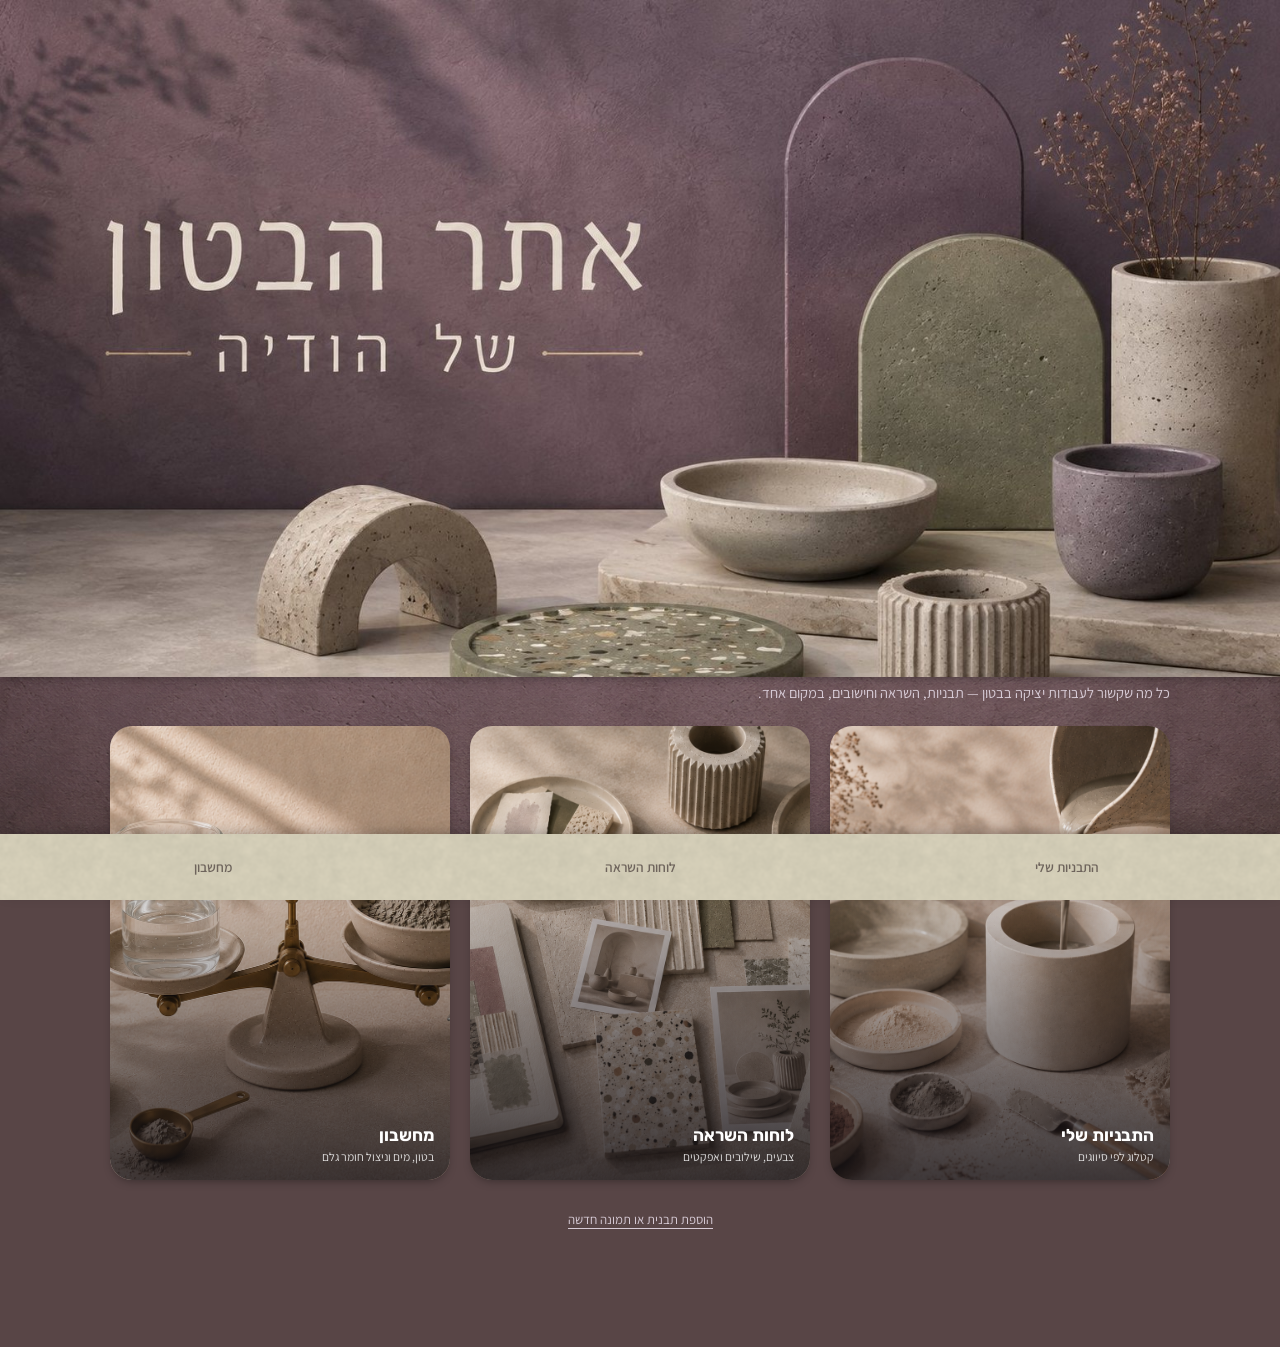
<file: index.html>
<!DOCTYPE html>
<html lang="he" dir="rtl">
<head>
<meta charset="UTF-8" />
<meta name="viewport" content="width=device-width, initial-scale=1, maximum-scale=1" />
<meta name="theme-color" content="#584546" />
<title>יציקות בטון | הבית</title>
<link rel="stylesheet" href="css/style.css" />
<script src="js/main.js"></script>
</head>
<body>
<img class="home-banner" src="images/banner-home.jpg" alt="אתר הבטון של הודיה" />

<main>
  <p class="page-lead">כל מה שקשור לעבודות יציקה בבטון — תבניות, השראה וחישובים, במקום אחד.</p>

  <div class="card-grid home-cards">
    <a class="cat-card" href="molds.html">
      <img class="cat-card-img" src="images/categories/molds.jpg" alt="" onerror="cardImgFallback(this)" />
      <div class="cat-card-overlay"></div>
      <div class="cat-card-text">
        <span class="cat-name">התבניות שלי</span>
        <span class="cat-sub">קטלוג לפי סיווגים</span>
      </div>
    </a>
    <a class="cat-card" href="inspiration.html">
      <img class="cat-card-img" src="images/categories/inspiration.jpg" alt="" onerror="cardImgFallback(this)" />
      <div class="cat-card-overlay"></div>
      <div class="cat-card-text">
        <span class="cat-name">לוחות השראה</span>
        <span class="cat-sub">צבעים, שילובים ואפקטים</span>
      </div>
    </a>
    <a class="cat-card" href="calculator.html">
      <img class="cat-card-img" src="images/categories/calculator.jpg" alt="" onerror="cardImgFallback(this)" />
      <div class="cat-card-overlay"></div>
      <div class="cat-card-text">
        <span class="cat-name">מחשבון</span>
        <span class="cat-sub">בטון, מים וניצול חומר גלם</span>
      </div>
    </a>
  </div>

  <p style="text-align:center; margin-top:28px;">
    <a href="admin.html" style="color:var(--muted-on-bg); font-size:13px; border-bottom:1px solid var(--muted-on-bg);">הוספת תבנית או תמונה חדשה</a>
  </p>
</main>

<script src="js/data.js"></script>
<script>
  renderBottomNav("home");
</script>
</body>
</html>
</file>
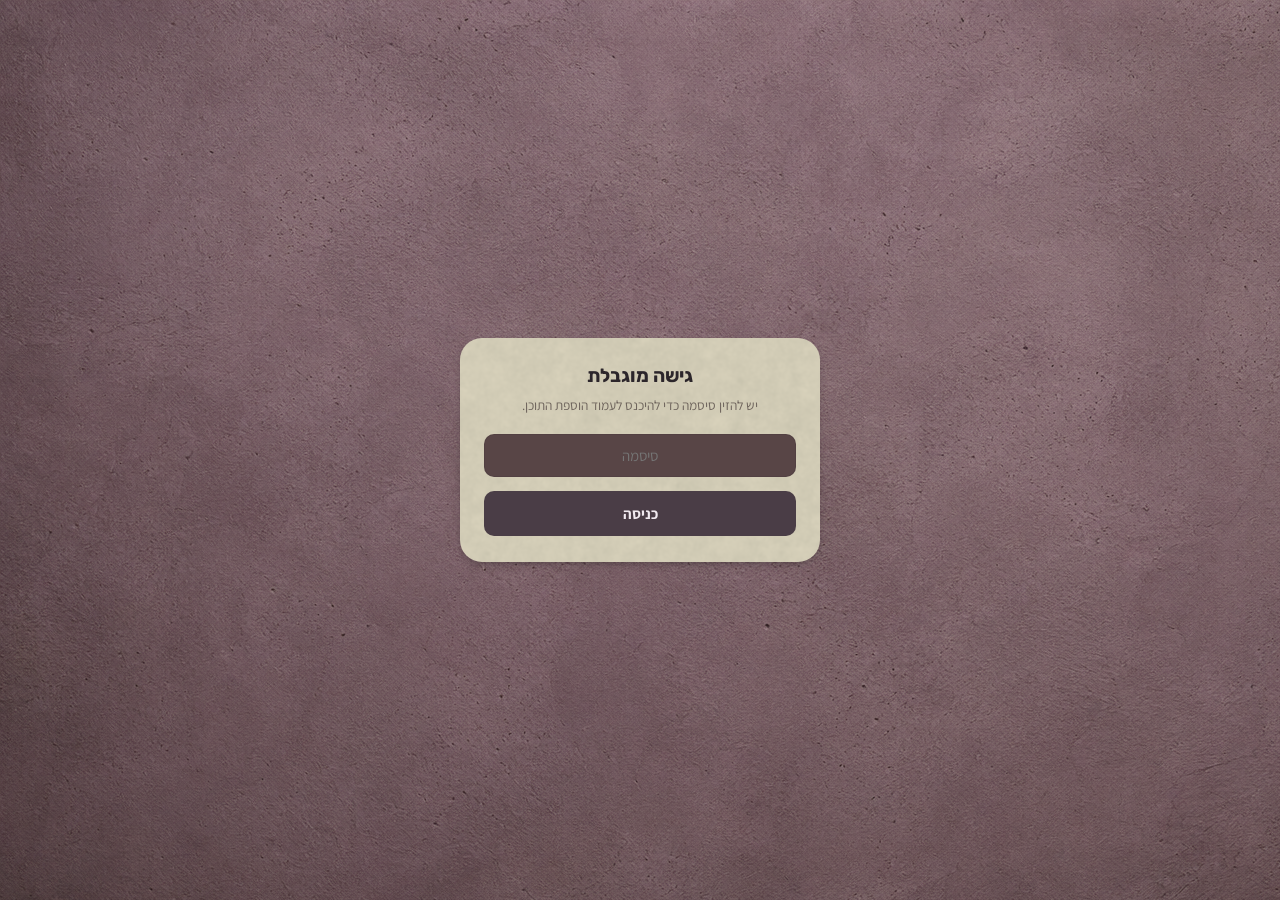
<file: admin.html>
<!DOCTYPE html>
<html lang="he" dir="rtl">
<head>
<meta charset="UTF-8" />
<meta name="viewport" content="width=device-width, initial-scale=1, maximum-scale=1" />
<meta name="theme-color" content="#584546" />
<title>הוספת תוכן</title>
<link rel="stylesheet" href="css/style.css" />
<script src="js/main.js"></script>
</head>
<body>
<div class="password-gate" id="password-gate">
  <div class="password-box">
    <h2>גישה מוגבלת</h2>
    <p class="hint">יש להזין סיסמה כדי להיכנס לעמוד הוספת התוכן.</p>
    <input type="password" id="gate-password" placeholder="סיסמה" inputmode="numeric" />
    <button class="btn" id="gate-submit">כניסה</button>
    <p class="hint" id="gate-error" style="display:none; color:#ff6b6b;">סיסמה שגויה.</p>
  </div>
</div>

<div id="admin-content" class="hidden">
<header class="top-bar">
  <a class="back-link" href="index.html">חזרה</a>
  <h1>הוספת תוכן</h1>
</header>

<main>
  <div class="tabs">
    <button class="tab-btn active" data-tab="mold">תבנית חדשה</button>
    <button class="tab-btn" data-tab="catimg">תמונת קטגוריה</button>
    <button class="tab-btn" data-tab="homeimg">תמונות כרטיסיות</button>
    <button class="tab-btn" data-tab="gallery">תמונת השראה</button>
    <button class="tab-btn" data-tab="connect">חיבור לגיטהאב</button>
  </div>

  <!-- טאב 1: הוספת תבנית -->
  <div class="tab-panel active" id="panel-mold">
    <p class="page-lead">
      השמירה כאן נכתבת ישירות לריפו בגיטהאב, ותופיע באתר החי אצל כולם
      תוך כ-30–60 שניות (הזמן שלוקח לגיטהאב לבנות מחדש את האתר).
    </p>
    <p class="hint" id="mold-token-warning" style="display:none; color:#ff6b6b; margin-bottom:14px;">
      עדיין לא חיברת טוקן גיטהאב — עברי לטאב "חיבור לגיטהאב" והגדירי אותו לפני השמירה.
    </p>

    <div class="field">
      <label for="m-edit-existing">לערוך תבנית קיימת (או להשאיר "תבנית חדשה")</label>
      <select id="m-edit-existing">
        <option value="">תבנית חדשה</option>
      </select>
    </div>

    <div class="field">
      <label for="m-cat">סיווג</label>
      <select id="m-cat"></select>
    </div>
    <div class="field" id="m-new-cat-field" style="display:none;">
      <label for="m-new-cat">שם סיווג חדש</label>
      <input type="text" id="m-new-cat" placeholder="לדוגמה: כדים" />
    </div>

    <div class="field">
      <label for="m-id">מספר סידורי (ייחודי)</label>
      <input type="text" id="m-id" placeholder="לדוגמה: 104" />
    </div>
    <div class="field">
      <label for="m-desc">תיאור קצר</label>
      <input type="text" id="m-desc" placeholder="לדוגמה: קערה משולשת גדולה" />
    </div>
    <div class="field">
      <label for="m-volume">נפח כולל (מ״ל)</label>
      <input type="number" id="m-volume" placeholder="לדוגמה: 480" />
      <p class="hint">כמות הבטון והמים יחושבו אוטומטית לפי הנפח.</p>
    </div>
    <div class="field">
      <label for="m-note">הערת אזהרה (לא חובה)</label>
      <input type="text" id="m-note" placeholder="לדוגמה: היציקה רחבה מדי, ניתן להניח עליה לכל היותר טבעת אחת" />
      <p class="hint">אם ממלאים כאן משהו, זה יופיע כהערה מודגשת כשלוחצים על התבנית באתר.</p>
    </div>
    <div class="field">
      <label for="m-image">תמונת התבנית (לא חובה)</label>
      <input type="file" id="m-image" accept="image/*" />
      <p class="hint" id="m-image-hint">אפשר גם לשמור בלי תמונה עכשיו ולהוסיף אותה מאוחר יותר (פשוט שמרו את התבנית שוב עם אותו מספר סידורי + תמונה).</p>
    </div>

    <button class="btn" id="save-mold-btn">שמרו תבנית</button>
    <div id="mold-save-msg" style="margin-top:14px;"></div>
  </div>

  <!-- טאב: תמונת כרטיסיית קטגוריה -->
  <div class="tab-panel" id="panel-catimg">
    <p class="page-lead">
      מעלים תמונה שתופיע כרקע לכרטיסייה של סיווג ב"התבניות שלי". השמירה
      נכתבת ישירות לאתר החי, אותו דבר כמו בטאב "תבנית חדשה".
    </p>
    <p class="hint" id="catimg-token-warning" style="display:none; color:#ff6b6b; margin-bottom:14px;">
      עדיין לא חיברת טוקן גיטהאב — עברי לטאב "חיבור לגיטהאב" והגדירי אותו לפני השמירה.
    </p>
    <div class="field">
      <label for="c-cat">סיווג</label>
      <select id="c-cat"></select>
    </div>
    <div class="field">
      <label for="c-image">תמונה</label>
      <input type="file" id="c-image" accept="image/*" />
      <p class="hint">
        עדיף תמונה ביחס רוחב-גובה של 4:3 (כמו הכרטיסייה עצמה) — כדי שכל
        התמונה תיראה בכרטיסייה ולא תיחתך.
      </p>
    </div>
    <button class="btn" id="save-catimg-btn">שמרו תמונה</button>
    <div id="catimg-save-msg" style="margin-top:14px;"></div>
  </div>

  <!-- טאב: כרטיסיות עמוד הבית ולוחות השראה -->
  <div class="tab-panel" id="panel-homeimg">
    <p class="page-lead">
      מעלים תמונה לאחת מכרטיסיות עמוד הבית או לוחות ההשראה. השמירה
      נכתבת ישירות לאתר החי, אותו דבר כמו בטאבים האחרים.
    </p>
    <p class="hint" id="homeimg-token-warning" style="display:none; color:#ff6b6b; margin-bottom:14px;">
      עדיין לא חיברת טוקן גיטהאב — עברי לטאב "חיבור לגיטהאב" והגדירי אותו לפני השמירה.
    </p>
    <div class="field">
      <label for="h-card">כרטיסייה</label>
      <select id="h-card">
        <option value="molds">עמוד הבית — התבניות שלי</option>
        <option value="inspiration">עמוד הבית — לוחות השראה</option>
        <option value="calculator">עמוד הבית — מחשבון</option>
        <option value="colors">לוחות השראה — צבעים</option>
        <option value="combos">לוחות השראה — דוגמאות שלי</option>
        <option value="effects">לוחות השראה — אפקטים</option>
        <option value="patterns">לוחות השראה — דוגמאות שונות</option>
        <option value="workshops">לוחות השראה — תוצרים מהסדנאות</option>
      </select>
    </div>
    <div class="field">
      <label for="h-image">תמונה</label>
      <input type="file" id="h-image" accept="image/*" />
      <p class="hint">
        עדיף תמונה ביחס רוחב-גובה של 4:3 (או 21:9 לכרטיסיית "מחשבון"
        הרחבה) — כדי שכל התמונה תיראה בכרטיסייה ולא תיחתך.
      </p>
    </div>
    <button class="btn" id="save-homeimg-btn">שמרו תמונה</button>
    <div id="homeimg-save-msg" style="margin-top:14px;"></div>
  </div>

  <!-- טאב 2: תמונות השראה (גלריה) — קטע קוד להעתקה -->
  <div class="tab-panel" id="panel-gallery">
    <p class="page-lead">
      מעלים תמונה ללוחות ההשראה (דוגמאות שלי / אפקטים / דוגמאות שונות /
      תוצרים מהסדנאות). השמירה נכתבת ישירות לאתר החי, אותו דבר כמו
      בטאבים האחרים.
    </p>
    <p class="hint" id="gallery-token-warning" style="display:none; color:#ff6b6b; margin-bottom:14px;">
      עדיין לא חיברת טוקן גיטהאב — עברי לטאב "חיבור לגיטהאב" והגדירי אותו לפני השמירה.
    </p>
    <div class="field">
      <label for="g-type">לאיזו גלריה</label>
      <select id="g-type">
        <option value="combo">דוגמאות שלי</option>
        <option value="marble">אפקט שיש</option>
        <option value="terrazzo">אפקט טרצו</option>
        <option value="pattern">דוגמאות שונות</option>
        <option value="workshop">תוצרים מהסדנאות</option>
      </select>
    </div>
    <div class="field">
      <label for="g-caption">כיתוב קצר (לא חובה, יחול על כל התמונות שנבחרו)</label>
      <input type="text" id="g-caption" placeholder="לדוגמה: אפור + טרקוטה" />
    </div>
    <div class="field">
      <label for="g-image">תמונה (אפשר לבחור כמה ביחד)</label>
      <input type="file" id="g-image" accept="image/*" multiple />
    </div>
    <button class="btn" id="save-gallery-btn">שמרו תמונות</button>
    <div id="gallery-save-msg" style="margin-top:14px;"></div>

    <div class="field" style="margin-top:24px;">
      <label>תמונות קיימות בגלריה שנבחרה (לחיצה על × מוחקת לצמיתות)</label>
      <div id="gallery-existing" style="display:flex; flex-wrap:wrap; gap:10px; margin-top:8px;"></div>
      <p class="hint" id="gallery-existing-empty" style="display:none;">אין עדיין תמונות בגלריה הזו.</p>
      <p class="hint" id="gallery-existing-loading">טוען...</p>
    </div>
  </div>

  <!-- טאב 3: חיבור לגיטהאב (טוקן) -->
  <div class="tab-panel" id="panel-connect">
    <p class="page-lead">
      כדי ש"תבנית חדשה" תישמר ישירות לאתר החי (ותופיע אצל כולם), צריך
      טוקן גישה אישי חד-פעמי מגיטהאב. הוא נשמר רק בדפדפן הזה, ונשלח רק
      ישירות ל-GitHub — אף אחד אחר (כולל אני) לא רואה אותו.
    </p>

    <div class="result-card">
      <h3>איך יוצרים טוקן (פעם אחת)</h3>
      <ol style="font-size:14px; line-height:1.8; padding-inline-start:20px;">
        <li>היכנסי לכתובת: <code>github.com/settings/personal-access-tokens/new</code></li>
        <li>תחת "Repository access" בחרי <b>Only select repositories</b> ובחרי את <b>hodaya-molds</b> בלבד.</li>
        <li>תחת "Permissions" → "Repository permissions" מצאי <b>Contents</b> ושני אותו ל-<b>Read and write</b>.</li>
        <li>גללי למטה ולחצי <b>Generate token</b>.</li>
        <li>העתיקי את הטוקן שנוצר (מתחיל ב-<code>github_pat_</code>) והדביקי אותו כאן למטה.</li>
      </ol>
    </div>

    <div class="field">
      <label for="gh-token-input">טוקן גיטהאב</label>
      <input type="password" id="gh-token-input" placeholder="github_pat_..." />
    </div>
    <button class="btn" id="gh-token-save-btn">שמרו טוקן</button>
    <button class="btn secondary" id="gh-token-clear-btn" style="margin-top:10px;">נתקו (מחקו טוקן מהדפדפן הזה)</button>
    <p class="hint" id="gh-token-status" style="margin-top:14px;"></p>
  </div>
</main>
</div>

<script src="js/data.js"></script>
<script src="js/data-loader.js"></script>
<script src="js/github-sync.js"></script>
<script>
  // ---------- שער סיסמה ----------
  const ADMIN_PASSWORD = "8866456";
  const gate = document.getElementById("password-gate");
  const adminContent = document.getElementById("admin-content");
  const gatePasswordInput = document.getElementById("gate-password");
  const gateError = document.getElementById("gate-error");

  function unlockAdmin() {
    localStorage.setItem("adminUnlocked", "true");
    gate.classList.add("hidden");
    adminContent.classList.remove("hidden");
  }

  function tryUnlock() {
    if (gatePasswordInput.value === ADMIN_PASSWORD) {
      unlockAdmin();
    } else {
      gateError.style.display = "block";
      gatePasswordInput.value = "";
      gatePasswordInput.focus();
    }
  }

  if (localStorage.getItem("adminUnlocked") === "true") {
    unlockAdmin();
  }

  document.getElementById("gate-submit").addEventListener("click", tryUnlock);
  gatePasswordInput.addEventListener("keydown", (e) => {
    if (e.key === "Enter") tryUnlock();
  });

  // ---------- טאבים ----------
  document.querySelectorAll(".tab-btn").forEach((btn) => {
    btn.addEventListener("click", () => {
      document.querySelectorAll(".tab-btn").forEach((b) => b.classList.remove("active"));
      document.querySelectorAll(".tab-panel").forEach((p) => p.classList.remove("active"));
      btn.classList.add("active");
      document.getElementById("panel-" + btn.dataset.tab).classList.add("active");
    });
  });

  // ---------- טאב חיבור לגיטהאב ----------
  function refreshTokenStatus() {
    const has = !!getGhToken();
    document.getElementById("gh-token-status").textContent = has
      ? "מחובר — יש טוקן שמור בדפדפן הזה."
      : "לא מחובר — עדיין אין טוקן שמור.";
    document.getElementById("mold-token-warning").style.display = has ? "none" : "block";
    document.getElementById("catimg-token-warning").style.display = has ? "none" : "block";
    document.getElementById("homeimg-token-warning").style.display = has ? "none" : "block";
    document.getElementById("gallery-token-warning").style.display = has ? "none" : "block";
  }
  refreshTokenStatus();

  document.getElementById("gh-token-save-btn").addEventListener("click", () => {
    const val = document.getElementById("gh-token-input").value.trim();
    if (!val) {
      alert("יש להדביק טוקן לפני השמירה.");
      return;
    }
    setGhToken(val);
    document.getElementById("gh-token-input").value = "";
    refreshTokenStatus();
  });

  document.getElementById("gh-token-clear-btn").addEventListener("click", () => {
    clearGhToken();
    refreshTokenStatus();
  });

  // ---------- טאב 1: תבנית חדשה / עריכת תבנית קיימת ----------
  let liveCategories = [];
  let liveMolds = [];

  const catSelect = document.getElementById("m-cat");
  function renderCatOptions() {
    catSelect.innerHTML = "";
    liveCategories.forEach((c) => {
      const opt = document.createElement("option");
      opt.value = c.id;
      opt.textContent = c.name;
      catSelect.appendChild(opt);
    });
    const newOpt = document.createElement("option");
    newOpt.value = "__new__";
    newOpt.textContent = "+ סיווג חדש";
    catSelect.appendChild(newOpt);
  }

  const editSelect = document.getElementById("m-edit-existing");
  function renderEditOptions() {
    const previousValue = editSelect.value;
    editSelect.innerHTML = '<option value="">תבנית חדשה</option>';
    liveMolds
      .slice()
      .sort((a, b) => (a.category + a.id).localeCompare(b.category + b.id))
      .forEach((m) => {
        const opt = document.createElement("option");
        opt.value = m.id;
        opt.textContent = `מס' ${m.id} — ${m.description} (${categoryName(liveCategories, m.category)})`;
        editSelect.appendChild(opt);
      });
    editSelect.value = liveMolds.some((m) => m.id === previousValue) ? previousValue : "";
  }

  const idField = document.getElementById("m-id");
  const descField = document.getElementById("m-desc");
  const volumeField = document.getElementById("m-volume");
  const noteField = document.getElementById("m-note");
  const imageHint = document.getElementById("m-image-hint");
  const saveBtn = document.getElementById("save-mold-btn");

  function resetMoldForm() {
    idField.value = "";
    idField.disabled = false;
    descField.value = "";
    volumeField.value = "";
    noteField.value = "";
    document.getElementById("m-image").value = "";
    imageHint.textContent =
      "אפשר גם לשמור בלי תמונה עכשיו ולהוסיף אותה מאוחר יותר (פשוט שמרו את התבנית שוב עם אותו מספר סידורי + תמונה).";
    saveBtn.textContent = "שמרו תבנית";
    newCatField.style.display = "none";
  }

  editSelect.addEventListener("change", () => {
    const mold = liveMolds.find((m) => m.id === editSelect.value);
    if (!mold) {
      resetMoldForm();
      return;
    }
    idField.value = mold.id;
    idField.disabled = true; // כדי לא ליצור בטעות תבנית כפולה עם id אחר
    descField.value = mold.description;
    volumeField.value = mold.volumeMl != null ? mold.volumeMl : "";
    noteField.value = mold.note || "";
    catSelect.value = liveCategories.some((c) => c.id === mold.category) ? mold.category : "__new__";
    newCatField.style.display = catSelect.value === "__new__" ? "block" : "none";
    document.getElementById("m-image").value = "";
    imageHint.textContent = mold.image
      ? `יש כבר תמונה שמורה (${mold.image}) — צריך להעלות תמונה כאן רק אם רוצים להחליף אותה.`
      : "עדיין אין תמונה לתבנית הזו — אפשר להוסיף אחת עכשיו.";
    saveBtn.textContent = "עדכנו תבנית";
  });

  const catImgSelect = document.getElementById("c-cat");
  function renderCatImgOptions() {
    const previousValue = catImgSelect.value;
    catImgSelect.innerHTML = "";
    liveCategories.forEach((c) => {
      const opt = document.createElement("option");
      opt.value = c.id;
      opt.textContent = c.name;
      catImgSelect.appendChild(opt);
    });
    catImgSelect.value = liveCategories.some((c) => c.id === previousValue) ? previousValue : catImgSelect.value;
  }

  (async () => {
    const data = await loadMoldData();
    liveCategories = data.categories;
    liveMolds = data.molds;
    renderCatOptions();
    renderEditOptions();
    renderCatImgOptions();
  })();

  const newCatField = document.getElementById("m-new-cat-field");
  catSelect.addEventListener("change", () => {
    newCatField.style.display = catSelect.value === "__new__" ? "block" : "none";
  });

  document.getElementById("save-mold-btn").addEventListener("click", async () => {
    const token = getGhToken();
    if (!token) {
      alert('צריך קודם לחבר טוקן גיטהאב בטאב "חיבור לגיטהאב".');
      return;
    }

    const id = document.getElementById("m-id").value.trim();
    const desc = document.getElementById("m-desc").value.trim();
    const volume = document.getElementById("m-volume").value.trim();
    const note = document.getElementById("m-note").value.trim();
    const imageFile = document.getElementById("m-image").files[0];
    const msg = document.getElementById("mold-save-msg");

    let newCategoryName = "";
    let categoryId = catSelect.value;
    if (categoryId === "__new__") {
      newCategoryName = document.getElementById("m-new-cat").value.trim();
      if (!newCategoryName) {
        alert("יש למלא שם לסיווג החדש.");
        return;
      }
      categoryId = newCategoryName;
    }

    if (!id || !desc) {
      alert("יש למלא מספר סידורי ותיאור (הנפח אפשר להשלים מאוחר יותר).");
      return;
    }

    const btn = document.getElementById("save-mold-btn");
    btn.disabled = true;
    btn.textContent = "שומר...";
    msg.innerHTML = "";

    try {
      // 1. קטגוריה חדשה (אם צריך)
      if (categoryId === newCategoryName && !liveCategories.some((c) => c.id === categoryId)) {
        await ghUpdateJSON(
          "data/categories.json",
          (cats) => {
            const current = cats || [];
            if (!current.some((c) => c.id === categoryId)) current.push({ id: categoryId, name: newCategoryName });
            liveCategories = current;
            return current;
          },
          `admin: הוספת סיווג ${newCategoryName}`
        );
      }

      // 2. תמונה (אם הועלתה)
      let imagePath = `images/molds/${id}.jpg`;
      if (imageFile) {
        const ext = (imageFile.name.split(".").pop() || "jpg").toLowerCase();
        imagePath = `images/molds/${id}.${ext}`;
        const base64 = await readFileAsBase64(imageFile);
        const existingImg = await ghGetFile(imagePath);
        await ghPutBinaryFile(
          imagePath,
          base64,
          `admin: העלאת תמונה לתבנית ${id}`,
          existingImg ? existingImg.sha : undefined
        );
      } else {
        const existing = liveMolds.find((m) => m.id === id);
        if (existing) imagePath = existing.image;
      }

      // 3. עדכון קובץ התבניות
      await ghUpdateJSON(
        "data/molds.json",
        (molds) => {
          const currentMolds = (molds || []).filter((m) => m.id !== id);
          currentMolds.push({
            id,
            category: categoryId,
            description: desc,
            image: imagePath,
            volumeMl: volume ? Number(volume) : null,
            note: note || null,
          });
          liveMolds = currentMolds;
          return currentMolds;
        },
        `admin: הוספת/עדכון תבנית ${id}`
      );

      msg.innerHTML = `<div class="result-card">
        <strong>נשמר</strong> תבנית מס' ${id} נכתבה ישירות לאתר.
        תוך כ-30–60 שניות היא תופיע ב"התבניות שלי" אצל כולם (כולל אצלך, אחרי רענון).
      </div>`;

      if (!liveCategories.some((c) => c.id === categoryId)) {
        liveCategories = liveCategories.concat([{ id: categoryId, name: newCategoryName || categoryId }]);
      }
      renderCatOptions();
      resetMoldForm();
      editSelect.value = "";
      renderEditOptions();
    } catch (err) {
      msg.innerHTML = `<p class="empty-note" style="color:#ff6b6b;">שגיאה: ${err.message || err}</p>`;
    } finally {
      btn.disabled = false;
      btn.textContent = "שמרו תבנית";
    }
  });

  // ---------- טאב: תמונת כרטיסיית קטגוריה ----------
  document.getElementById("save-catimg-btn").addEventListener("click", async () => {
    const token = getGhToken();
    if (!token) {
      alert('צריך קודם לחבר טוקן גיטהאב בטאב "חיבור לגיטהאב".');
      return;
    }

    const categoryId = catImgSelect.value;
    const imageFile = document.getElementById("c-image").files[0];
    const msg = document.getElementById("catimg-save-msg");

    if (!categoryId || !imageFile) {
      alert("יש לבחור סיווג ותמונה.");
      return;
    }

    const btn = document.getElementById("save-catimg-btn");
    btn.disabled = true;
    btn.textContent = "שומר...";
    msg.innerHTML = "";

    try {
      const ext = (imageFile.name.split(".").pop() || "jpg").toLowerCase();
      const imagePath = `images/categories/${categoryId}.${ext}`;
      const base64 = await readFileAsBase64(imageFile);
      const existingImg = await ghGetFile(imagePath);
      await ghPutBinaryFile(
        imagePath,
        base64,
        `admin: תמונת כרטיסייה לסיווג ${categoryId}`,
        existingImg ? existingImg.sha : undefined
      );

      await ghUpdateJSON(
        "data/categories.json",
        (cats) => {
          const currentCats = (cats || []).map((c) => (c.id === categoryId ? { ...c, image: imagePath } : c));
          liveCategories = currentCats;
          return currentCats;
        },
        `admin: עדכון תמונת כרטיסייה ${categoryId}`
      );
      renderCatOptions();
      renderCatImgOptions();

      msg.innerHTML = `<div class="result-card">
        <strong>נשמר</strong> התמונה נכתבה ישירות לאתר.
        תוך כ-30–60 שניות היא תופיע בכרטיסייה ב"התבניות שלי" אצל כולם (כולל אצלך, אחרי רענון).
      </div>`;
      document.getElementById("c-image").value = "";
    } catch (err) {
      msg.innerHTML = `<p class="empty-note" style="color:#ff6b6b;">שגיאה: ${err.message || err}</p>`;
    } finally {
      btn.disabled = false;
      btn.textContent = "שמרו תמונה";
    }
  });

  // ---------- טאב: כרטיסיות עמוד הבית ----------
  document.getElementById("save-homeimg-btn").addEventListener("click", async () => {
    const token = getGhToken();
    if (!token) {
      alert('צריך קודם לחבר טוקן גיטהאב בטאב "חיבור לגיטהאב".');
      return;
    }

    const card = document.getElementById("h-card").value;
    const imageFile = document.getElementById("h-image").files[0];
    const msg = document.getElementById("homeimg-save-msg");

    if (!imageFile) {
      alert("יש לבחור תמונה.");
      return;
    }

    const btn = document.getElementById("save-homeimg-btn");
    btn.disabled = true;
    btn.textContent = "שומר...";
    msg.innerHTML = "";

    try {
      const imagePath = `images/categories/${card}.jpg`;
      const base64 = await readFileAsBase64(imageFile);
      const existingImg = await ghGetFile(imagePath);
      await ghPutBinaryFile(
        imagePath,
        base64,
        `admin: תמונת כרטיסיית בית ${card}`,
        existingImg ? existingImg.sha : undefined
      );

      msg.innerHTML = `<div class="result-card">
        <strong>נשמר</strong> התמונה נכתבה ישירות לאתר.
        תוך כ-30–60 שניות היא תופיע בעמוד הבית אצל כולם (כולל אצלך, אחרי רענון).
      </div>`;
      document.getElementById("h-image").value = "";
    } catch (err) {
      msg.innerHTML = `<p class="empty-note" style="color:#ff6b6b;">שגיאה: ${err.message || err}</p>`;
    } finally {
      btn.disabled = false;
      btn.textContent = "שמרו תמונה";
    }
  });

  // ---------- טאב: תמונת השראה (גלריות) ----------
  const galleryMeta = {
    combo: { jsonPath: "data/combos.json", folder: "images/combos", nestedIn: null },
    marble: { jsonPath: "data/effects.json", folder: "images/effects/marble", nestedIn: "marble" },
    terrazzo: { jsonPath: "data/effects.json", folder: "images/effects/terrazzo", nestedIn: "terrazzo" },
    pattern: { jsonPath: "data/patterns.json", folder: "images/patterns", nestedIn: null },
    workshop: { jsonPath: "data/workshops.json", folder: "images/workshops", nestedIn: null },
  };

  document.getElementById("save-gallery-btn").addEventListener("click", async () => {
    const token = getGhToken();
    if (!token) {
      alert('צריך קודם לחבר טוקן גיטהאב בטאב "חיבור לגיטהאב".');
      return;
    }

    const type = document.getElementById("g-type").value;
    const meta = galleryMeta[type];
    const caption = document.getElementById("g-caption").value.trim();
    const imageFiles = Array.from(document.getElementById("g-image").files);
    const msg = document.getElementById("gallery-save-msg");

    if (imageFiles.length === 0) {
      alert("יש לבחור לפחות תמונה אחת.");
      return;
    }

    const btn = document.getElementById("save-gallery-btn");
    btn.disabled = true;
    btn.textContent = imageFiles.length > 1 ? "שומר תמונות..." : "שומר...";
    msg.innerHTML = "";

    try {
      // מעלים אחת-אחת (לא במקביל): כל העלאה יוצרת commit חדש על אותו
      // branch, ומספר בקשות PUT במקביל מתנגשות זו בזו על ה-branch עצמו
      // (409) גם כשהן קבצים שונים לגמרי.
      const newEntries = [];
      for (let i = 0; i < imageFiles.length; i++) {
        const imageFile = imageFiles[i];
        if (imageFiles.length > 1) btn.textContent = `שומר תמונה ${i + 1} מתוך ${imageFiles.length}...`;
        const id = `${type}-${Date.now()}-${i}`;
        const ext = (imageFile.name.split(".").pop() || "jpg").toLowerCase();
        const imagePath = `${meta.folder}/${id}.${ext}`;
        const base64 = await readFileAsBase64(imageFile);
        await ghRetry(() => ghPutBinaryFile(imagePath, base64, `admin: תמונת השראה חדשה (${type})`));
        newEntries.push({ id, caption, image: imagePath });
      }

      await ghUpdateJSON(
        meta.jsonPath,
        (data) => {
          if (meta.nestedIn) {
            const updated = data || { marble: [], terrazzo: [] };
            updated[meta.nestedIn] = (updated[meta.nestedIn] || []).concat(newEntries);
            return updated;
          }
          return (data || []).concat(newEntries);
        },
        `admin: ${newEntries.length} תמונות השראה חדשות (${type})`
      );

      msg.innerHTML = `<div class="result-card">
        <strong>נשמר</strong> ${newEntries.length} תמונות נכתבו ישירות לאתר.
        תוך כ-30–60 שניות הן יופיעו בלוח ההשראה המתאים אצל כולם (כולל אצלך, אחרי רענון).
      </div>`;
      document.getElementById("g-caption").value = "";
      document.getElementById("g-image").value = "";
      renderExistingGalleryImages();
    } catch (err) {
      msg.innerHTML = `<p class="empty-note" style="color:#ff6b6b;">שגיאה: ${err.message || err}</p>`;
    } finally {
      btn.disabled = false;
      btn.textContent = "שמרו תמונות";
    }
  });

  // ---------- ניהול/מחיקה של תמונות השראה קיימות ----------
  function galleryEntriesOf(data, meta) {
    if (meta.nestedIn) return (data && data[meta.nestedIn]) || [];
    return data || [];
  }

  async function renderExistingGalleryImages() {
    const type = document.getElementById("g-type").value;
    const meta = galleryMeta[type];
    const existingEl = document.getElementById("gallery-existing");
    const emptyEl = document.getElementById("gallery-existing-empty");
    const loadingEl = document.getElementById("gallery-existing-loading");

    existingEl.innerHTML = "";
    emptyEl.style.display = "none";
    loadingEl.style.display = "block";

    try {
      const { data } = await ghGetJSON(meta.jsonPath);
      const entries = galleryEntriesOf(data, meta);
      loadingEl.style.display = "none";

      if (entries.length === 0) {
        emptyEl.style.display = "block";
        return;
      }

      existingEl.innerHTML = entries
        .map(
          (item) => `<div style="position:relative; width:88px;">
            <img src="${item.image}" style="width:88px; height:88px; object-fit:cover; border-radius:8px; display:block; background:var(--card-fallback);" onerror="moldImgFallback(this, '')" />
            <button type="button" data-id="${item.id}" title="מחיקה" style="position:absolute; top:-6px; left:-6px; width:22px; height:22px; border-radius:50%; border:none; background:#a33; color:#fff; font-size:13px; line-height:1; cursor:pointer;">×</button>
          </div>`
        )
        .join("");

      existingEl.querySelectorAll("button[data-id]").forEach((delBtn) => {
        delBtn.addEventListener("click", async () => {
          const entry = entries.find((e) => e.id === delBtn.dataset.id);
          if (!entry) return;
          if (!confirm("למחוק את התמונה הזו לצמיתות?")) return;

          delBtn.disabled = true;
          try {
            await ghUpdateJSON(
              meta.jsonPath,
              (freshData) => {
                if (meta.nestedIn) {
                  const updated = freshData || { marble: [], terrazzo: [] };
                  updated[meta.nestedIn] = (updated[meta.nestedIn] || []).filter((e) => e.id !== entry.id);
                  return updated;
                }
                return (freshData || []).filter((e) => e.id !== entry.id);
              },
              `admin: מחיקת תמונת השראה (${type})`
            );
            await ghDeleteFile(entry.image, `admin: מחיקת קובץ תמונת השראה (${type})`);
            renderExistingGalleryImages();
          } catch (err) {
            alert(`שגיאה במחיקה: ${err.message || err}`);
            delBtn.disabled = false;
          }
        });
      });
    } catch (err) {
      loadingEl.style.display = "none";
      existingEl.innerHTML = `<p class="empty-note" style="color:#ff6b6b;">שגיאה בטעינה: ${err.message || err}</p>`;
    }
  }

  document.getElementById("g-type").addEventListener("change", renderExistingGalleryImages);
  renderExistingGalleryImages();

  renderBottomNav("");
</script>
</body>
</html>
</file>
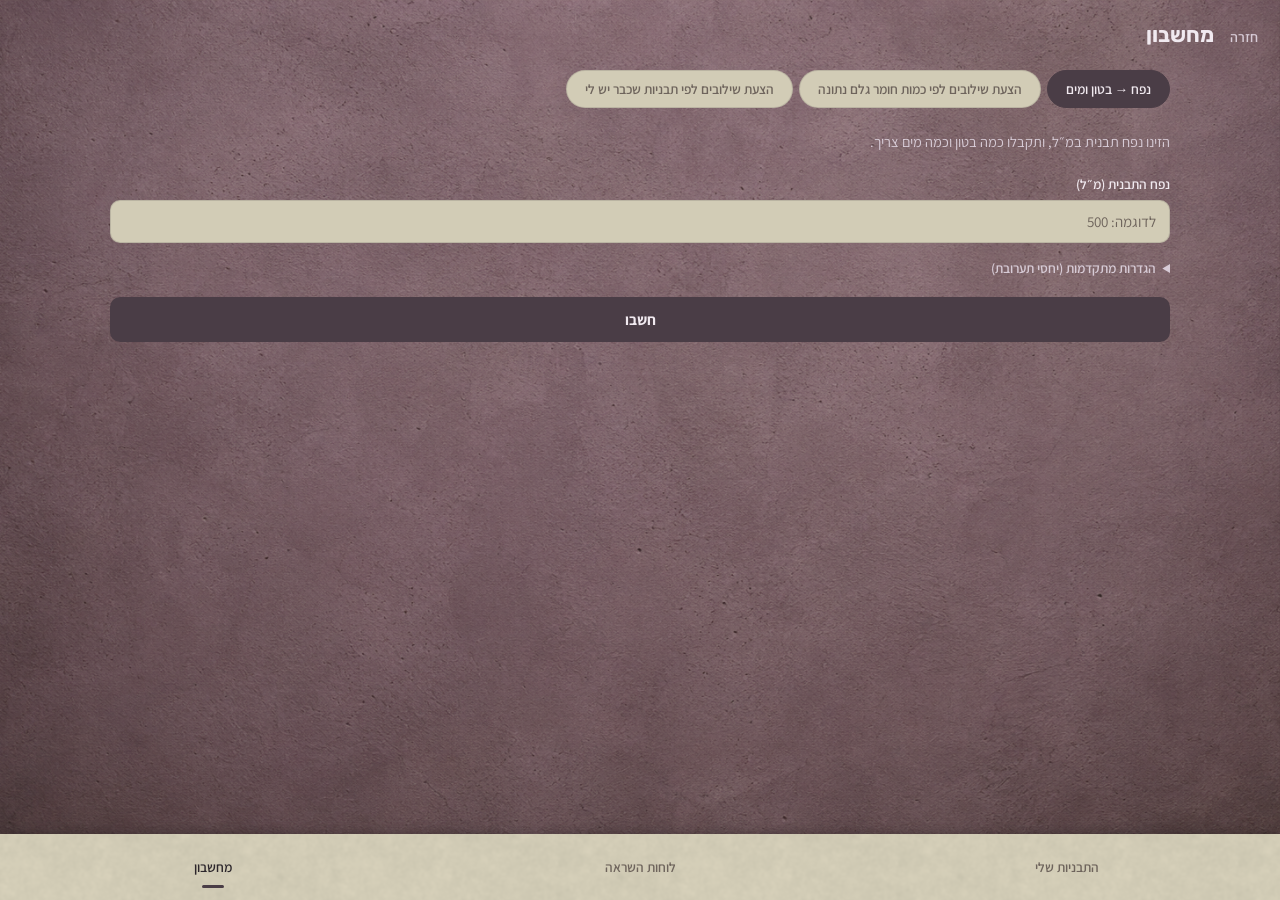
<file: calculator.html>
<!DOCTYPE html>
<html lang="he" dir="rtl">
<head>
<meta charset="UTF-8" />
<meta name="viewport" content="width=device-width, initial-scale=1, maximum-scale=1" />
<meta name="theme-color" content="#584546" />
<title>מחשבון</title>
<link rel="stylesheet" href="css/style.css" />
<script src="js/main.js"></script>
</head>
<body>
<header class="top-bar">
  <a class="back-link" href="index.html">חזרה</a>
  <h1>מחשבון</h1>
</header>

<main>
  <div class="tabs">
    <button class="tab-btn active" data-tab="volume">נפח → בטון ומים</button>
    <button class="tab-btn" data-tab="random">הצעת שילובים לפי כמות חומר גלם נתונה</button>
    <button class="tab-btn" data-tab="extra">הצעת שילובים לפי תבניות שכבר יש לי</button>
  </div>

  <!-- טאב 1: נפח תבנית -> בטון ומים -->
  <div class="tab-panel active" id="panel-volume">
    <p class="page-lead">הזינו נפח תבנית במ״ל, ותקבלו כמה בטון וכמה מים צריך.</p>
    <div class="field">
      <label for="v-volume">נפח התבנית (מ״ל)</label>
      <input type="number" id="v-volume" min="0" placeholder="לדוגמה: 500" />
    </div>
    <details class="advanced">
      <summary>הגדרות מתקדמות (יחסי תערובת)</summary>
      <div class="field">
        <label for="v-density">מ״ל בטון לכל מ״ל נפח תבנית</label>
        <input type="number" id="v-density" step="0.01" value="1.3333" />
      </div>
      <div class="field">
        <label for="v-ratio">מ״ל מים לכל מ״ל נפח תבנית</label>
        <input type="number" id="v-ratio" step="0.01" value="0.4167" />
      </div>
    </details>
    <button class="btn" id="v-calc-btn">חשבו</button>
    <div id="v-result" style="margin-top:16px;"></div>
  </div>

  <!-- טאב 2: ניצול חומר גלם - שילובים אקראיים -->
  <div class="tab-panel" id="panel-random">
    <p class="page-lead">הזינו כמה חומר גלם יש לכם, ועדיפויות לסוגי תבניות, ונציע שילובי תבניות לניצול הכמות.</p>
    <div class="field">
      <label for="r-volume">נפח חומר גלם זמין (מ״ל)</label>
      <input type="number" id="r-volume" min="0" placeholder="לדוגמה: 1500" />
    </div>
    <div class="field">
      <label for="r-cat-a">עדיפות א (לא חובה)</label>
      <select id="r-cat-a">
        <option value="">ללא</option>
      </select>
      <p class="hint">אם תבחרו סיווג, בכל שילוב יופיע לכל היותר פריט אחד ממנו.</p>
    </div>
    <div class="field">
      <label for="r-cat-b">עדיפות ב (לא חובה)</label>
      <select id="r-cat-b">
        <option value="">ללא</option>
      </select>
    </div>
    <button class="btn" id="r-calc-btn">הצע 3 שילובים</button>
    <div id="r-result" style="margin-top:16px;"></div>
  </div>

  <!-- טאב 3: ניצול חומר גלם עם תבניות שכבר נבחרו -->
  <div class="tab-panel" id="panel-extra">
    <p class="page-lead">הזינו את נפח חומר הגלם ואת מספרי התבניות שכבר בחרתן — ונציע 5 תבניות נוספות לניצול השארית.</p>
    <div class="field">
      <label for="e-volume">נפח חומר גלם זמין (מ״ל)</label>
      <input type="number" id="e-volume" min="0" placeholder="לדוגמה: 2000" />
    </div>
    <div class="field">
      <label for="e-serials">מספרי תבניות שנבחרו (מופרדים בפסיקים)</label>
      <input type="text" id="e-serials" placeholder="לדוגמה: 101, 202" />
    </div>
    <div class="field">
      <label for="e-cat">סיווג לתבניות הנוספות (לא חובה)</label>
      <select id="e-cat">
        <option value="all">הכל</option>
      </select>
    </div>
    <button class="btn" id="e-calc-btn">הצע 5 תבניות נוספות</button>
    <div id="e-result" style="margin-top:16px;"></div>
  </div>
</main>

<script src="js/data.js"></script>
<script src="js/data-loader.js"></script>
<script src="js/calculator.js"></script>
</body>
</html>
</file>
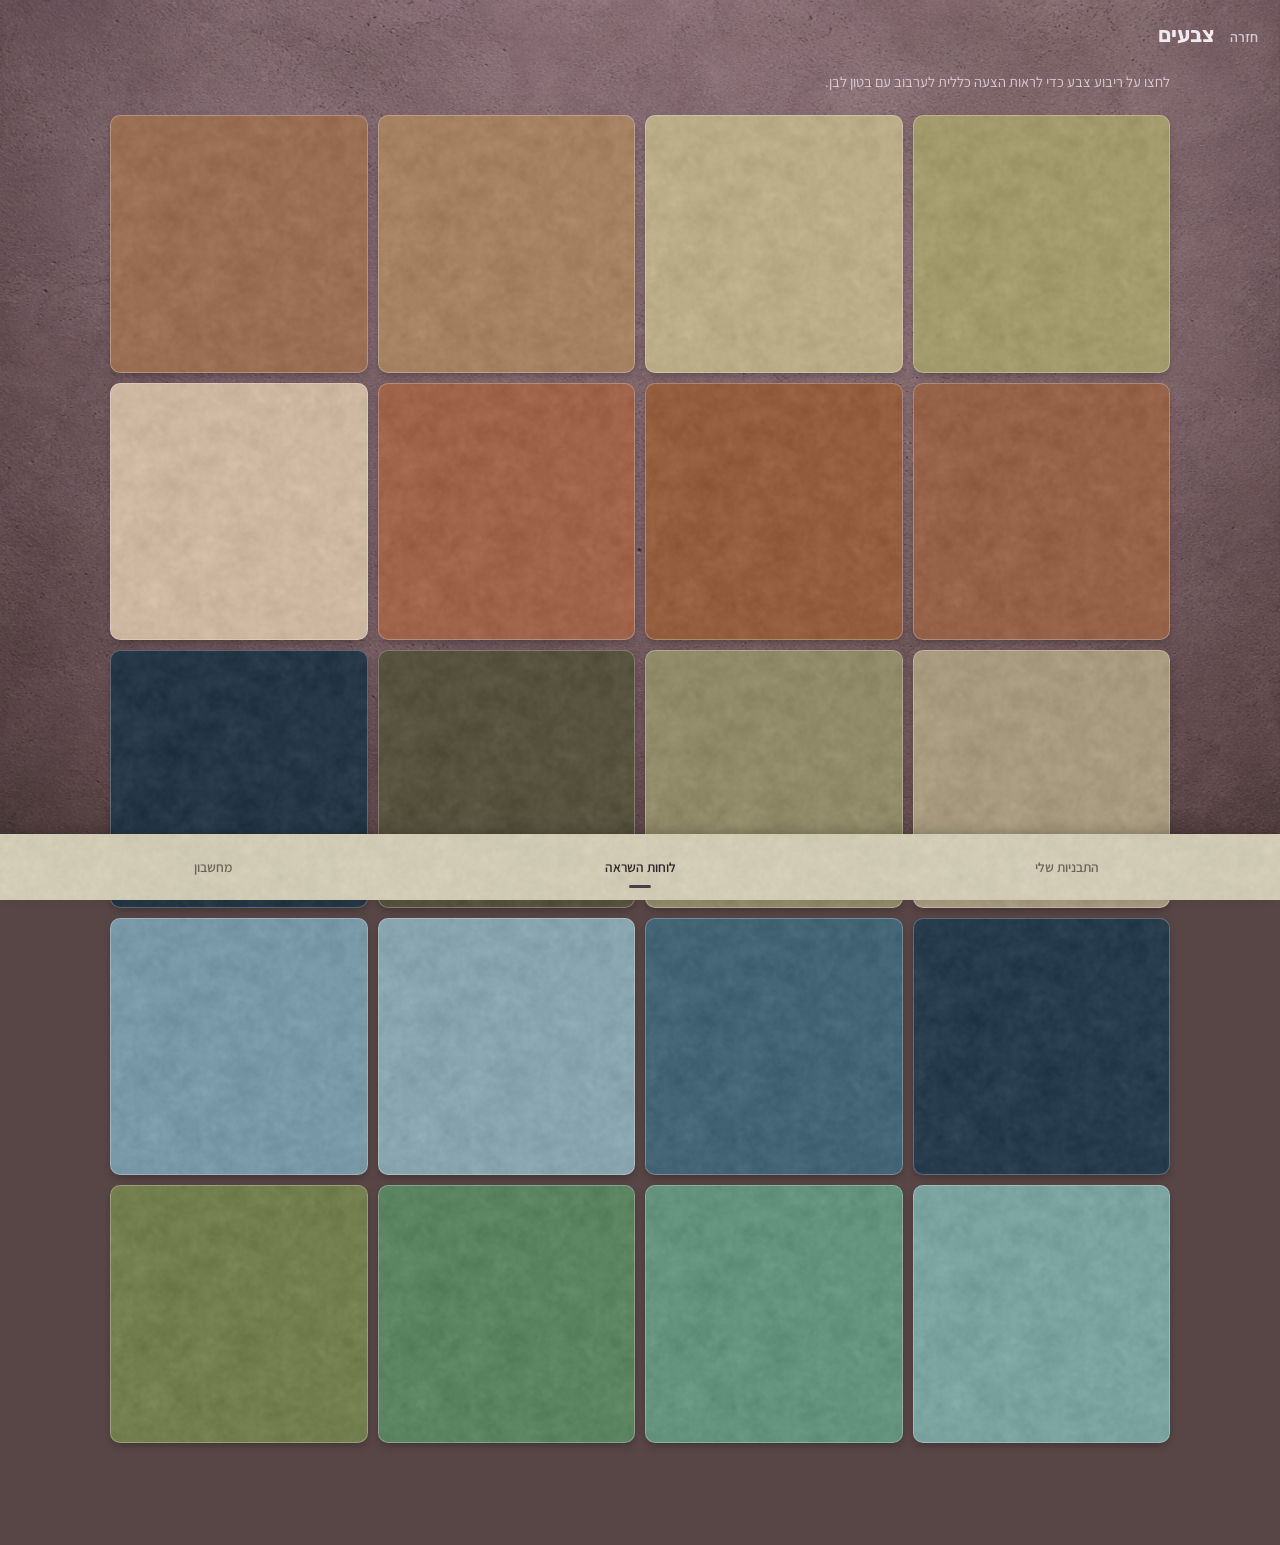
<file: colors.html>
<!DOCTYPE html>
<html lang="he" dir="rtl">
<head>
<meta charset="UTF-8" />
<meta name="viewport" content="width=device-width, initial-scale=1, maximum-scale=1" />
<meta name="theme-color" content="#584546" />
<title>צבעים</title>
<link rel="stylesheet" href="css/style.css" />
</head>
<body>
<header class="top-bar">
  <a class="back-link" href="inspiration.html">חזרה</a>
  <h1>צבעים</h1>
</header>

<main>
  <p class="page-lead">לחצו על ריבוע צבע כדי לראות הצעה כללית לערבוב עם בטון לבן.</p>
  <div class="color-grid" id="color-grid"></div>
</main>

<div class="modal-overlay hidden" id="modal">
  <div class="modal-box">
    <p class="modal-sub">הצעת ערבוב (יחס כללי, לא מדויק)</p>
    <p id="modal-tip" style="font-size:15px; line-height:1.6;"></p>
    <button class="close-btn" data-close-modal>סגירה</button>
  </div>
</div>

<script src="js/data.js"></script>
<script src="js/main.js"></script>
<script>
  const grid = document.getElementById("color-grid");
  grid.innerHTML = COLORS.map(
    (c) => `<div class="color-swatch" style="background-color:${c.hex}; background-image:url('textures/colors/${c.id}.png');" data-id="${c.id}"></div>`
  ).join("");

  const modal = document.getElementById("modal");
  setupModalClosers(modal);

  grid.querySelectorAll(".color-swatch").forEach((el) => {
    el.addEventListener("click", () => {
      const color = COLORS.find((c) => c.id === el.dataset.id);
      document.getElementById("modal-tip").textContent = color.mixTip;
      modal.classList.remove("hidden");
    });
  });

  renderBottomNav("inspiration");
</script>
</body>
</html>
</file>
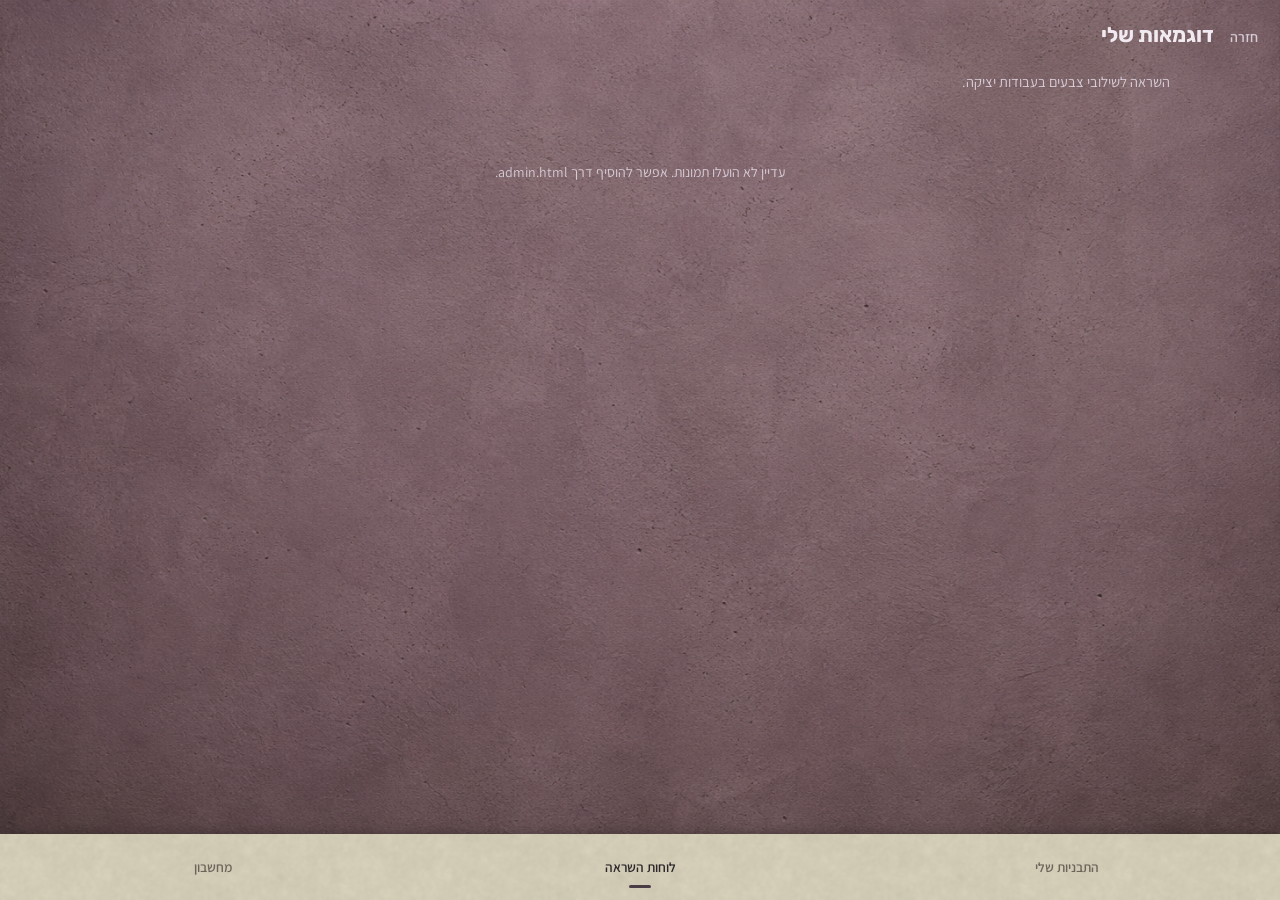
<file: combos.html>
<!DOCTYPE html>
<html lang="he" dir="rtl">
<head>
<meta charset="UTF-8" />
<meta name="viewport" content="width=device-width, initial-scale=1, maximum-scale=1" />
<meta name="theme-color" content="#584546" />
<title>דוגמאות שלי</title>
<link rel="stylesheet" href="css/style.css" />
<script src="js/main.js"></script>
</head>
<body>
<header class="top-bar">
  <a class="back-link" href="inspiration.html">חזרה</a>
  <h1>דוגמאות שלי</h1>
</header>

<main>
  <p class="page-lead">השראה לשילובי צבעים בעבודות יציקה.</p>
  <div class="item-grid" id="grid"></div>
  <p class="empty-note" id="empty-note" style="display:none;">עדיין לא הועלו תמונות. אפשר להוסיף דרך admin.html.</p>
</main>

<div class="modal-overlay hidden" id="modal">
  <div class="modal-box">
    <img class="modal-img" id="modal-img" alt="" />
    <p id="modal-caption" style="font-size:14px;"></p>
    <button class="close-btn" data-close-modal>סגירה</button>
  </div>
</div>

<script src="js/data.js"></script>
<script src="js/data-loader.js"></script>
<script>
  (async () => {
    const { combos } = await loadGalleryData();
    const grid = document.getElementById("grid");
    if (combos.length === 0) {
      document.getElementById("empty-note").style.display = "block";
    } else {
      grid.innerHTML = combos.map(
        (item) => `<div class="item-card">
          <img class="thumb" src="${item.image}" alt="${item.caption || ""}" data-id="${item.id}" onerror="moldImgFallback(this, 'אין תמונה עדיין')" />
          <div class="meta"><div class="desc">${item.caption || ""}</div></div>
        </div>`
      ).join("");

      const modal = document.getElementById("modal");
      setupModalClosers(modal);
      grid.querySelectorAll("img.thumb").forEach((img) => {
        img.addEventListener("click", () => {
          const item = combos.find((c) => c.id === img.dataset.id);
          const modalImg = document.getElementById("modal-img");
          modalImg.onerror = () => moldImgFallback(modalImg, "אין תמונה עדיין");
          modalImg.src = item.image;
          document.getElementById("modal-caption").textContent = item.caption || "";
          modal.classList.remove("hidden");
        });
      });
    }
  })();

  renderBottomNav("inspiration");
</script>
</body>
</html>
</file>
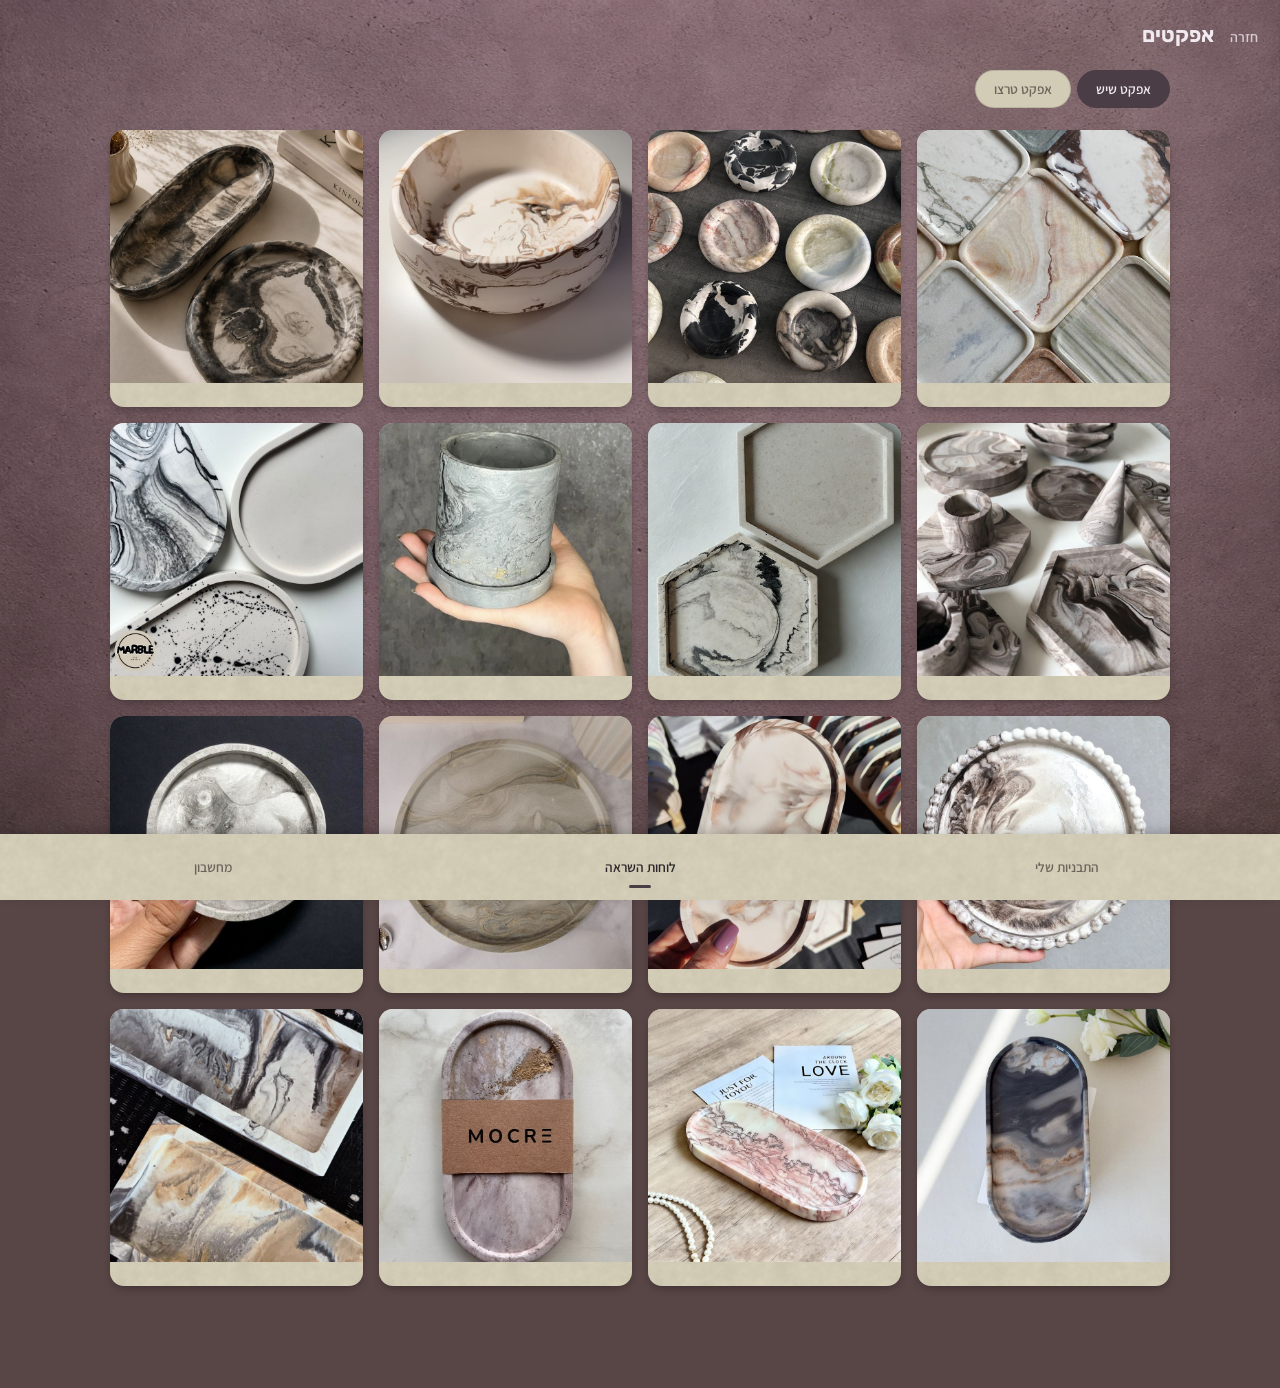
<file: effects.html>
<!DOCTYPE html>
<html lang="he" dir="rtl">
<head>
<meta charset="UTF-8" />
<meta name="viewport" content="width=device-width, initial-scale=1, maximum-scale=1" />
<meta name="theme-color" content="#584546" />
<title>אפקטים</title>
<link rel="stylesheet" href="css/style.css" />
<script src="js/main.js"></script>
</head>
<body>
<header class="top-bar">
  <a class="back-link" href="inspiration.html">חזרה</a>
  <h1>אפקטים</h1>
</header>

<main>
  <div class="tabs">
    <button class="tab-btn active" data-tab="marble">אפקט שיש</button>
    <button class="tab-btn" data-tab="terrazzo">אפקט טרצו</button>
  </div>

  <div class="tab-panel active" id="panel-marble">
    <div class="item-grid" id="grid-marble"></div>
    <p class="empty-note" id="empty-marble" style="display:none;">עדיין לא הועלו תמונות. אפשר להוסיף דרך admin.html.</p>
  </div>
  <div class="tab-panel" id="panel-terrazzo">
    <div class="item-grid" id="grid-terrazzo"></div>
    <p class="empty-note" id="empty-terrazzo" style="display:none;">עדיין לא הועלו תמונות. אפשר להוסיף דרך admin.html.</p>
  </div>
</main>

<div class="modal-overlay hidden" id="modal">
  <div class="modal-box">
    <img class="modal-img" id="modal-img" alt="" />
    <p id="modal-caption" style="font-size:14px;"></p>
    <button class="close-btn" data-close-modal>סגירה</button>
  </div>
</div>

<script src="js/data.js"></script>
<script src="js/data-loader.js"></script>
<script>
  const modal = document.getElementById("modal");
  setupModalClosers(modal);

  function renderGallery(items, gridEl, emptyEl) {
    if (items.length === 0) {
      emptyEl.style.display = "block";
      return;
    }
    gridEl.innerHTML = items
      .map(
        (item) => `<div class="item-card">
          <img class="thumb" src="${item.image}" alt="${item.caption || ""}" data-id="${item.id}" onerror="moldImgFallback(this, 'אין תמונה עדיין')" />
          <div class="meta"><div class="desc">${item.caption || ""}</div></div>
        </div>`
      )
      .join("");
    gridEl.querySelectorAll("img.thumb").forEach((img) => {
      img.addEventListener("click", () => {
        const item = items.find((c) => c.id === img.dataset.id);
        const modalImg = document.getElementById("modal-img");
        modalImg.onerror = () => moldImgFallback(modalImg, "אין תמונה עדיין");
        modalImg.src = item.image;
        document.getElementById("modal-caption").textContent = item.caption || "";
        modal.classList.remove("hidden");
      });
    });
  }

  (async () => {
    const { effects } = await loadGalleryData();
    renderGallery(effects.marble, document.getElementById("grid-marble"), document.getElementById("empty-marble"));
    renderGallery(effects.terrazzo, document.getElementById("grid-terrazzo"), document.getElementById("empty-terrazzo"));
  })();

  document.querySelectorAll(".tab-btn").forEach((btn) => {
    btn.addEventListener("click", () => {
      document.querySelectorAll(".tab-btn").forEach((b) => b.classList.remove("active"));
      document.querySelectorAll(".tab-panel").forEach((p) => p.classList.remove("active"));
      btn.classList.add("active");
      document.getElementById("panel-" + btn.dataset.tab).classList.add("active");
    });
  });

  renderBottomNav("inspiration");
</script>
</body>
</html>
</file>
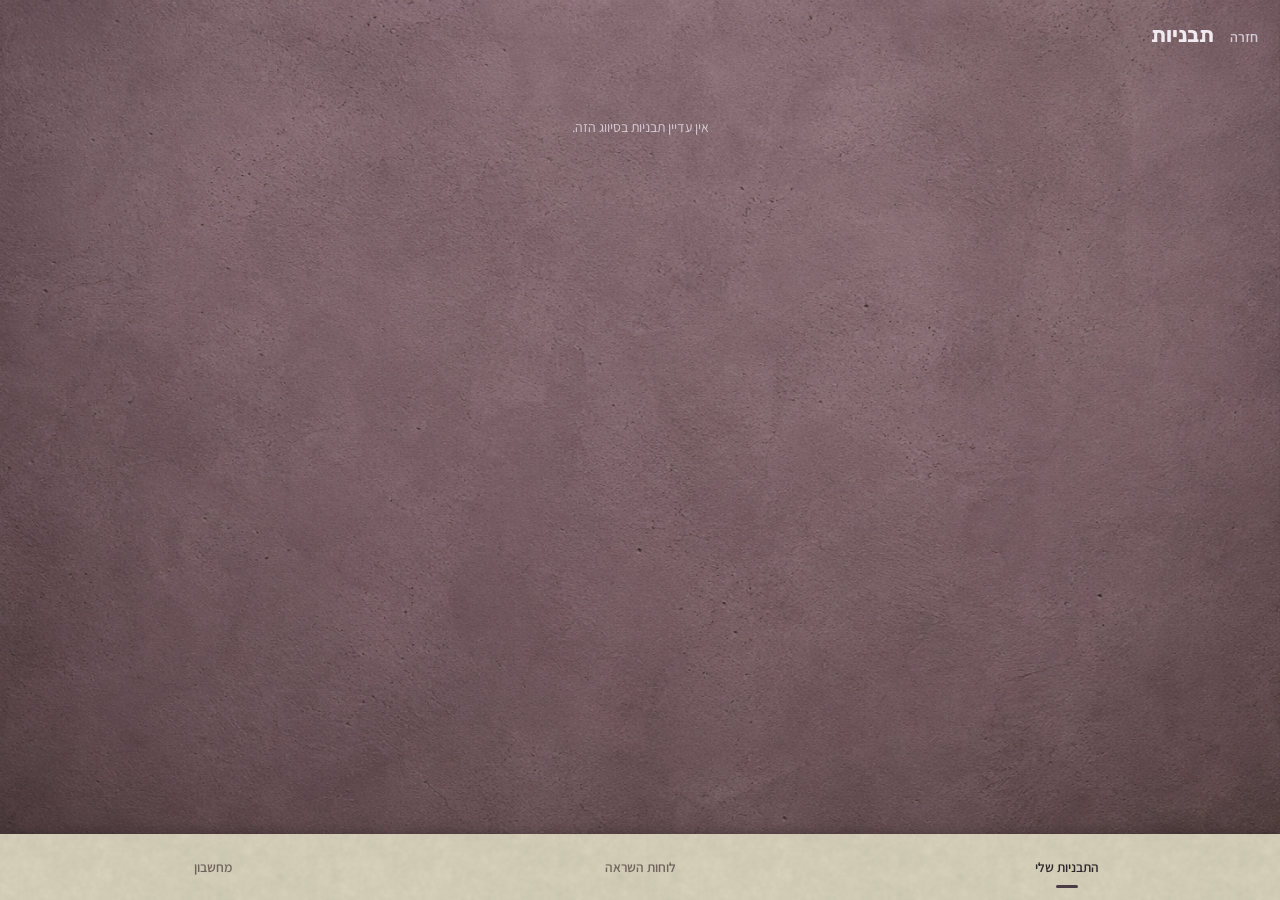
<file: mold-category.html>
<!DOCTYPE html>
<html lang="he" dir="rtl">
<head>
<meta charset="UTF-8" />
<meta name="viewport" content="width=device-width, initial-scale=1, maximum-scale=1" />
<meta name="theme-color" content="#584546" />
<title>תבניות</title>
<link rel="stylesheet" href="css/style.css" />
<script src="js/main.js"></script>
</head>
<body>
<header class="top-bar">
  <a class="back-link" href="molds.html">חזרה</a>
  <h1 id="page-title">תבניות</h1>
</header>

<main>
  <div class="item-grid" id="mold-grid"></div>
  <p class="empty-note" id="empty-note" style="display:none;">אין עדיין תבניות בסיווג הזה.</p>
</main>

<div class="modal-overlay hidden" id="modal">
  <div class="modal-box">
    <h2 id="modal-title"></h2>
    <p class="modal-sub" id="modal-desc"></p>
    <img class="modal-img" id="modal-img" alt="" />
    <div class="stat-row">
      <span class="label">נפח כולל</span>
      <span class="value" id="modal-volume"></span>
    </div>
    <div class="stat-row">
      <span class="label">בטון נדרש</span>
      <span class="value" id="modal-concrete"></span>
    </div>
    <div class="stat-row">
      <span class="label">מים נדרשים</span>
      <span class="value" id="modal-water"></span>
    </div>
    <p class="modal-warning hidden" id="modal-note"></p>
    <button class="close-btn" data-close-modal>סגירה</button>
  </div>
</div>

<script src="js/data.js"></script>
<script src="js/data-loader.js"></script>
<script>
  (async () => {
    const params = new URLSearchParams(location.search);
    const catId = params.get("cat");
    const { categories: allCategories, molds: allMolds } = await loadMoldData();
    const cat = allCategories.find((c) => c.id === catId);
    document.getElementById("page-title").textContent = cat ? cat.name : "תבניות";

    const molds = allMolds
      .filter((m) => m.category === catId)
      .sort((a, b) => Number(a.id) - Number(b.id) || a.id.localeCompare(b.id));
    const grid = document.getElementById("mold-grid");

    if (molds.length === 0) {
      document.getElementById("empty-note").style.display = "block";
    } else {
      grid.innerHTML = molds
        .map(
          (m) => `
        <div class="item-card">
          <img class="thumb" src="${m.image}" alt="${m.description}" data-id="${m.id}" onerror="moldImgFallback(this, 'אין תמונה עדיין')" />
          <div class="meta">
            <div class="serial">מס' ${m.id}</div>
            <div class="desc">${m.description}</div>
          </div>
        </div>`
        )
        .join("");

      grid.querySelectorAll("img.thumb").forEach((img) => {
        img.addEventListener("click", () => openMoldModal(img.dataset.id));
      });
    }

    const modal = document.getElementById("modal");
    setupModalClosers(modal);

    function openMoldModal(id) {
      const mold = allMolds.find((m) => m.id === id);
      if (!mold) return;
      const mix = calcMix(mold.volumeMl);
      document.getElementById("modal-title").textContent = `תבנית מס' ${mold.id}`;
      document.getElementById("modal-desc").textContent = mold.description;
      const imgEl = document.getElementById("modal-img");
      imgEl.onerror = () => moldImgFallback(imgEl, "אין תמונה עדיין");
      imgEl.src = mold.image;
      document.getElementById("modal-volume").textContent =
        mold.volumeMl != null ? `${mold.volumeMl} מ״ל` : "טרם הוזן";
      document.getElementById("modal-concrete").textContent =
        mix.concreteMl != null ? `${mix.concreteMl} מ״ל` : "טרם הוזן";
      document.getElementById("modal-water").textContent =
        mix.waterMl != null ? `${mix.waterMl} מ״ל` : "טרם הוזן";
      const noteEl = document.getElementById("modal-note");
      if (mold.note) {
        noteEl.textContent = mold.note;
        noteEl.classList.remove("hidden");
      } else {
        noteEl.classList.add("hidden");
      }
      modal.classList.remove("hidden");
    }
  })();

  renderBottomNav("molds");
</script>
</body>
</html>
</file>
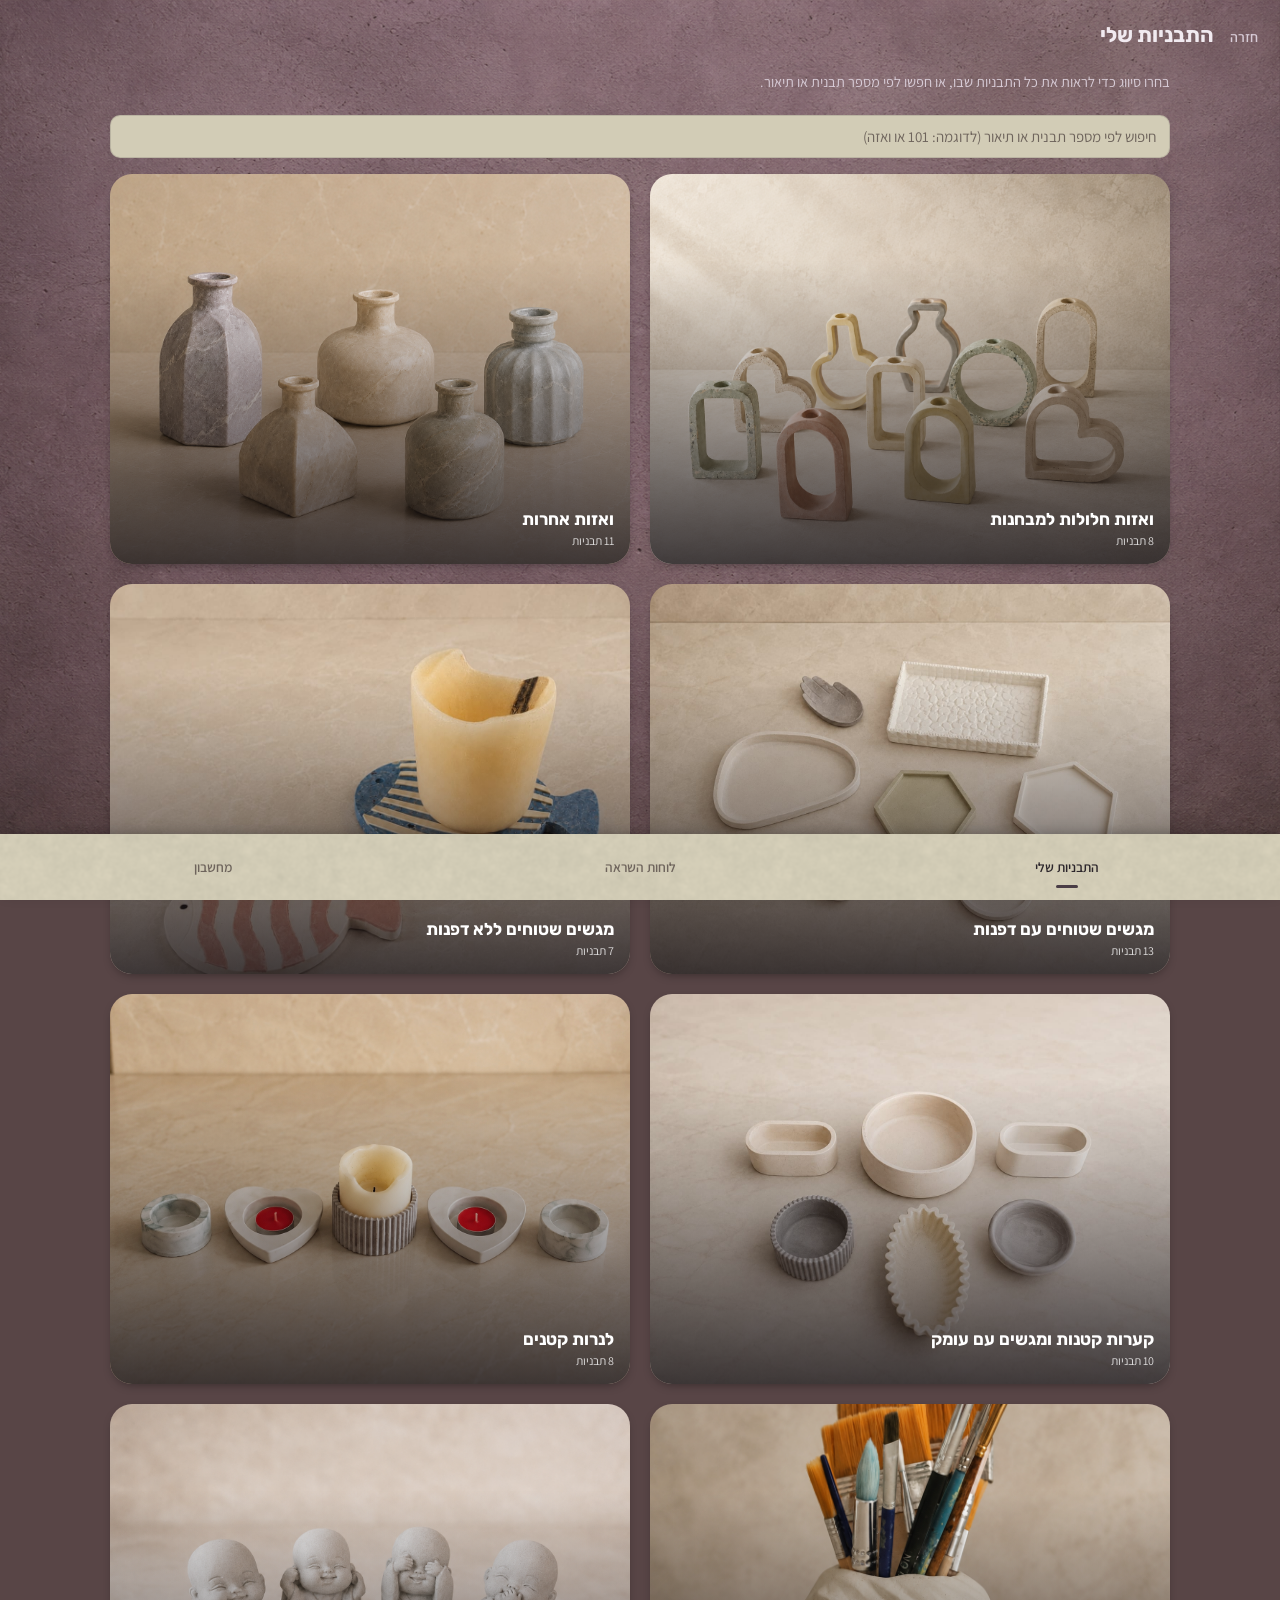
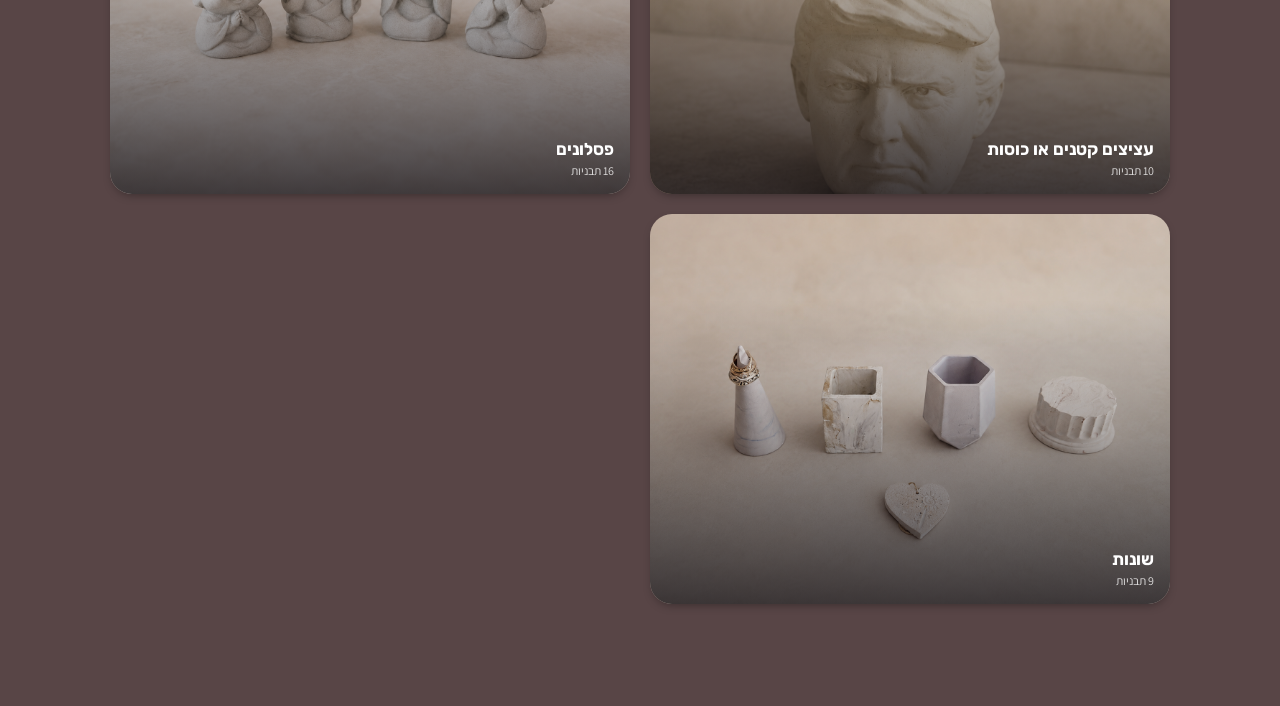
<file: molds.html>
<!DOCTYPE html>
<html lang="he" dir="rtl">
<head>
<meta charset="UTF-8" />
<meta name="viewport" content="width=device-width, initial-scale=1, maximum-scale=1" />
<meta name="theme-color" content="#584546" />
<title>התבניות שלי</title>
<link rel="stylesheet" href="css/style.css" />
<script src="js/main.js"></script>
</head>
<body>
<header class="top-bar">
  <a class="back-link" href="index.html">חזרה</a>
  <h1>התבניות שלי</h1>
</header>

<main>
  <p class="page-lead">בחרו סיווג כדי לראות את כל התבניות שבו, או חפשו לפי מספר תבנית או תיאור.</p>
  <div class="field">
    <input type="search" id="mold-search" placeholder="חיפוש לפי מספר תבנית או תיאור (לדוגמה: 101 או ואזה)" />
  </div>
  <div class="card-grid" id="cat-grid"></div>
  <div class="item-grid" id="search-grid" style="display:none;"></div>
  <p class="empty-note" id="search-empty" style="display:none;">לא נמצאה תבנית תואמת.</p>
  <p class="empty-note" id="loading-note">טוען...</p>
</main>

<div class="modal-overlay hidden" id="modal">
  <div class="modal-box">
    <h2 id="modal-title"></h2>
    <p class="modal-sub" id="modal-desc"></p>
    <img class="modal-img" id="modal-img" alt="" />
    <div class="stat-row">
      <span class="label">נפח כולל</span>
      <span class="value" id="modal-volume"></span>
    </div>
    <div class="stat-row">
      <span class="label">בטון נדרש</span>
      <span class="value" id="modal-concrete"></span>
    </div>
    <div class="stat-row">
      <span class="label">מים נדרשים</span>
      <span class="value" id="modal-water"></span>
    </div>
    <p class="modal-warning hidden" id="modal-note"></p>
    <button class="close-btn" data-close-modal>סגירה</button>
  </div>
</div>

<script src="js/data.js"></script>
<script src="js/data-loader.js"></script>
<script>
  let allCategories = [];
  let allMolds = [];

  (async () => {
    const { categories, molds } = await loadMoldData();
    allCategories = categories;
    allMolds = molds;
    const grid = document.getElementById("cat-grid");
    document.getElementById("loading-note").style.display = "none";
    grid.innerHTML = categories.map((cat) => {
      const count = molds.filter((m) => m.category === cat.id).length;
      const image = cat.image || `images/categories/${encodeURIComponent(cat.id)}.jpg`;
      return `<a class="cat-card" href="mold-category.html?cat=${encodeURIComponent(cat.id)}">
        <img class="cat-card-img" src="${image}" alt="" onerror="cardImgFallback(this)" />
        <div class="cat-card-overlay"></div>
        <div class="cat-card-text">
          <span class="cat-name">${cat.name}</span>
          <span class="cat-sub">${count} תבניות</span>
        </div>
      </a>`;
    }).join("");
  })();

  const modal = document.getElementById("modal");
  setupModalClosers(modal);

  function openMoldModal(id) {
    const mold = allMolds.find((m) => m.id === id);
    if (!mold) return;
    const mix = calcMix(mold.volumeMl);
    document.getElementById("modal-title").textContent = `תבנית מס' ${mold.id}`;
    document.getElementById("modal-desc").textContent = mold.description;
    const imgEl = document.getElementById("modal-img");
    imgEl.onerror = () => moldImgFallback(imgEl, "אין תמונה עדיין");
    imgEl.src = mold.image;
    document.getElementById("modal-volume").textContent = mold.volumeMl != null ? `${mold.volumeMl} מ״ל` : "טרם הוזן";
    document.getElementById("modal-concrete").textContent = mix.concreteMl != null ? `${mix.concreteMl} מ״ל` : "טרם הוזן";
    document.getElementById("modal-water").textContent = mix.waterMl != null ? `${mix.waterMl} מ״ל` : "טרם הוזן";
    const noteEl = document.getElementById("modal-note");
    if (mold.note) {
      noteEl.textContent = mold.note;
      noteEl.classList.remove("hidden");
    } else {
      noteEl.classList.add("hidden");
    }
    modal.classList.remove("hidden");
  }

  const catGrid = document.getElementById("cat-grid");
  const searchGrid = document.getElementById("search-grid");
  const searchEmpty = document.getElementById("search-empty");

  document.getElementById("mold-search").addEventListener("input", (e) => {
    const query = e.target.value.trim();

    if (!query) {
      catGrid.style.display = "grid";
      searchGrid.style.display = "none";
      searchEmpty.style.display = "none";
      return;
    }

    catGrid.style.display = "none";
    const matches = allMolds.filter(
      (m) => m.id.includes(query) || m.description.includes(query)
    );

    if (matches.length === 0) {
      searchGrid.style.display = "none";
      searchEmpty.style.display = "block";
      return;
    }

    searchEmpty.style.display = "none";
    searchGrid.style.display = "grid";
    searchGrid.innerHTML = matches
      .map(
        (m) => `<div class="item-card">
          <img class="thumb" src="${m.image}" alt="${m.description}" data-id="${m.id}" onerror="moldImgFallback(this, 'אין תמונה עדיין')" />
          <div class="meta">
            <div class="serial">מס' ${m.id}</div>
            <div class="desc">${m.description} (${categoryName(allCategories, m.category)})</div>
          </div>
        </div>`
      )
      .join("");
    searchGrid.querySelectorAll("img.thumb").forEach((img) => {
      img.addEventListener("click", () => openMoldModal(img.dataset.id));
    });
  });

  renderBottomNav("molds");
</script>
</body>
</html>
</file>
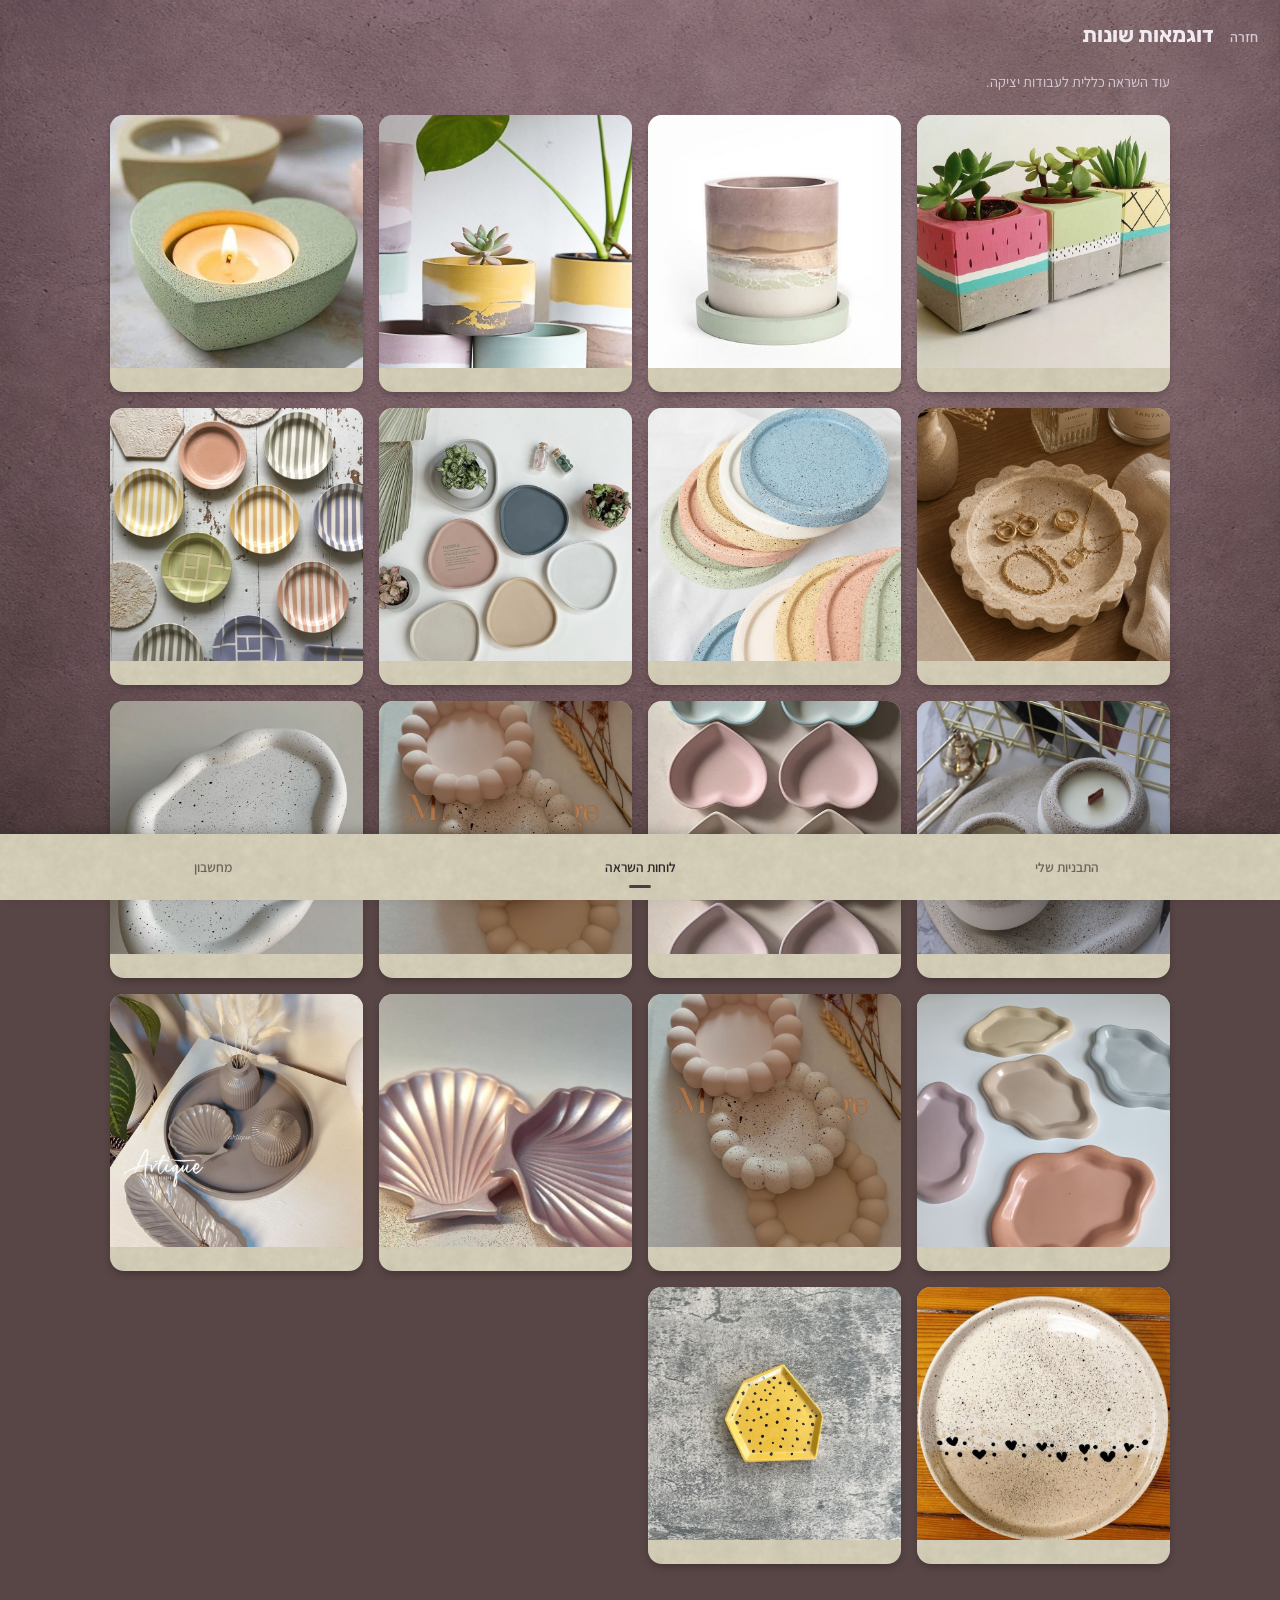
<file: patterns.html>
<!DOCTYPE html>
<html lang="he" dir="rtl">
<head>
<meta charset="UTF-8" />
<meta name="viewport" content="width=device-width, initial-scale=1, maximum-scale=1" />
<meta name="theme-color" content="#584546" />
<title>דוגמאות שונות</title>
<link rel="stylesheet" href="css/style.css" />
<script src="js/main.js"></script>
</head>
<body>
<header class="top-bar">
  <a class="back-link" href="inspiration.html">חזרה</a>
  <h1>דוגמאות שונות</h1>
</header>

<main>
  <p class="page-lead">עוד השראה כללית לעבודות יציקה.</p>
  <div class="item-grid" id="grid"></div>
  <p class="empty-note" id="empty-note" style="display:none;">עדיין לא הועלו תמונות. אפשר להוסיף דרך admin.html.</p>
</main>

<div class="modal-overlay hidden" id="modal">
  <div class="modal-box">
    <img class="modal-img" id="modal-img" alt="" />
    <p id="modal-caption" style="font-size:14px;"></p>
    <button class="close-btn" data-close-modal>סגירה</button>
  </div>
</div>

<script src="js/data.js"></script>
<script src="js/data-loader.js"></script>
<script>
  (async () => {
    const { patterns } = await loadGalleryData();
    const grid = document.getElementById("grid");
    if (patterns.length === 0) {
      document.getElementById("empty-note").style.display = "block";
    } else {
      grid.innerHTML = patterns.map(
        (item) => `<div class="item-card">
          <img class="thumb" src="${item.image}" alt="${item.caption || ""}" data-id="${item.id}" onerror="moldImgFallback(this, 'אין תמונה עדיין')" />
          <div class="meta"><div class="desc">${item.caption || ""}</div></div>
        </div>`
      ).join("");

      const modal = document.getElementById("modal");
      setupModalClosers(modal);
      grid.querySelectorAll("img.thumb").forEach((img) => {
        img.addEventListener("click", () => {
          const item = patterns.find((c) => c.id === img.dataset.id);
          const modalImg = document.getElementById("modal-img");
          modalImg.onerror = () => moldImgFallback(modalImg, "אין תמונה עדיין");
          modalImg.src = item.image;
          document.getElementById("modal-caption").textContent = item.caption || "";
          modal.classList.remove("hidden");
        });
      });
    }
  })();

  renderBottomNav("inspiration");
</script>
</body>
</html>
</file>
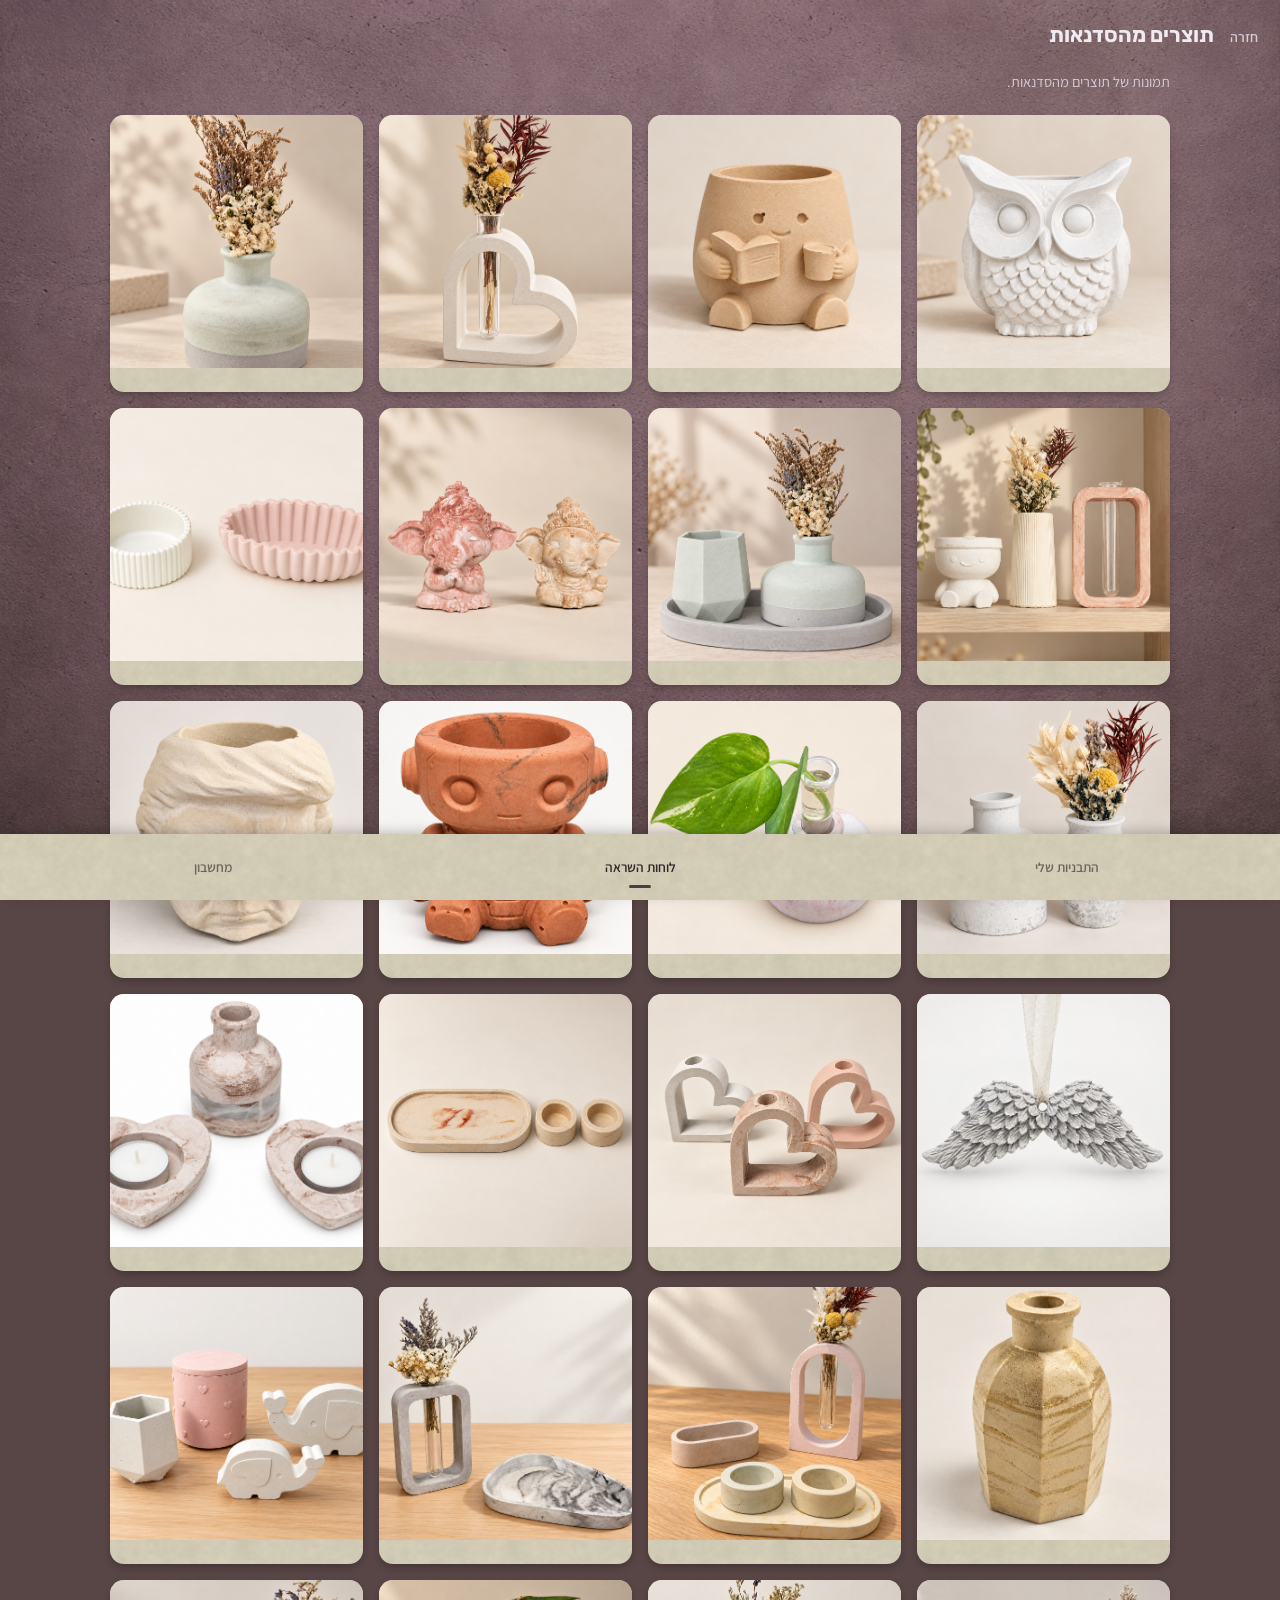
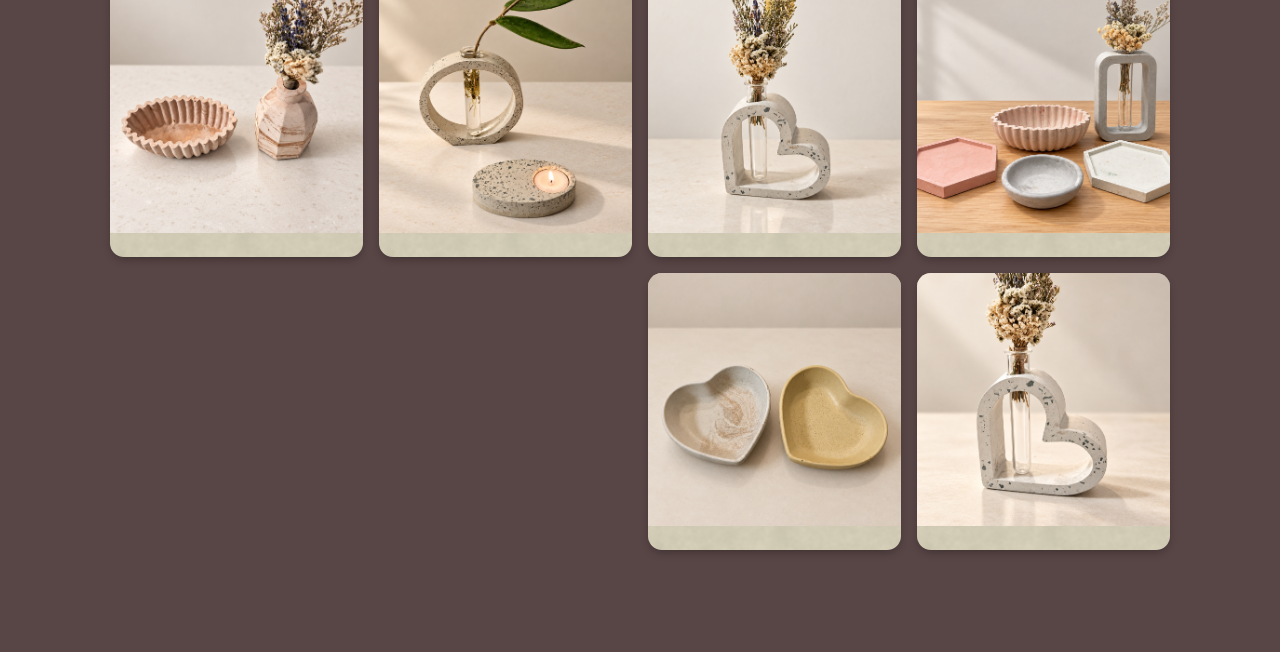
<file: workshops.html>
<!DOCTYPE html>
<html lang="he" dir="rtl">
<head>
<meta charset="UTF-8" />
<meta name="viewport" content="width=device-width, initial-scale=1, maximum-scale=1" />
<meta name="theme-color" content="#584546" />
<title>תוצרים מהסדנאות</title>
<link rel="stylesheet" href="css/style.css" />
<script src="js/main.js"></script>
</head>
<body>
<header class="top-bar">
  <a class="back-link" href="inspiration.html">חזרה</a>
  <h1>תוצרים מהסדנאות</h1>
</header>

<main>
  <p class="page-lead">תמונות של תוצרים מהסדנאות.</p>
  <div class="item-grid" id="grid"></div>
  <p class="empty-note" id="empty-note" style="display:none;">עדיין לא הועלו תמונות. אפשר להוסיף דרך admin.html.</p>
</main>

<div class="modal-overlay hidden" id="modal">
  <div class="modal-box">
    <img class="modal-img" id="modal-img" alt="" />
    <p id="modal-caption" style="font-size:14px;"></p>
    <button class="close-btn" data-close-modal>סגירה</button>
  </div>
</div>

<script src="js/data.js"></script>
<script src="js/data-loader.js"></script>
<script>
  (async () => {
    const { workshops } = await loadGalleryData();
    const grid = document.getElementById("grid");
    if (workshops.length === 0) {
      document.getElementById("empty-note").style.display = "block";
    } else {
      grid.innerHTML = workshops.map(
        (item) => `<div class="item-card">
          <img class="thumb" src="${item.image}" alt="${item.caption || ""}" data-id="${item.id}" onerror="moldImgFallback(this, 'אין תמונה עדיין')" />
          <div class="meta"><div class="desc">${item.caption || ""}</div></div>
        </div>`
      ).join("");

      const modal = document.getElementById("modal");
      setupModalClosers(modal);
      grid.querySelectorAll("img.thumb").forEach((img) => {
        img.addEventListener("click", () => {
          const item = workshops.find((c) => c.id === img.dataset.id);
          const modalImg = document.getElementById("modal-img");
          modalImg.onerror = () => moldImgFallback(modalImg, "אין תמונה עדיין");
          modalImg.src = item.image;
          document.getElementById("modal-caption").textContent = item.caption || "";
          modal.classList.remove("hidden");
        });
      });
    }
  })();

  renderBottomNav("inspiration");
</script>
</body>
</html>
</file>
<file: css/style.css>
@import url("https://fonts.googleapis.com/css2?family=Rubik:wght@500;600;700;800&family=Assistant:wght@400;500;600;700&display=swap");

:root {
  /* משטחים מרוקמים (טקסטורת בטון/סיוד) */
  --bg-tex: url("../textures/bg-mauve.png");
  --bg-fallback: #584546;
  --card-tex: url("../textures/card-khaki.png");
  --card-fallback: #d2ccb6;

  /* טקסט על גבי הרקע הכהה-סגלגל (ישירות על הרקע, לא על כרטיס) */
  --ink-on-bg: #f1eaf0;
  --muted-on-bg: #d7cbd6;

  /* טקסט על גבי הכרטיסים הבהירים (חאקי) */
  --ink: #2c262b;
  --muted: #6e645c;
  --border: rgba(44, 38, 43, 0.14);

  /* מבטא ראשי — סגול-אפור מעושן וכהה */
  --accent: #4a3d46;
  --accent-ink: #f1eaf0;

  --radius-lg: 22px;
  --radius-md: 14px;
  --radius-sm: 10px;
  --shadow-sm: 0 4px 10px -3px rgba(0, 0, 0, 0.35);
  --nav-h: 66px;
}

* {
  box-sizing: border-box;
  /* בלי זה, נגיעה/פוקוס בפקדים מסוימים בנייד (למשל select) מקבלים את
     צבע ה-accent של מערכת ההפעלה (למשל ירוק ב-Android Material You)
     במקום צבעי העיצוב של האתר. */
  -webkit-tap-highlight-color: transparent;
}

html, body {
  margin: 0;
  padding: 0;
  color: var(--ink-on-bg);
  font-family: "Assistant", "Segoe UI", Arial, Helvetica, sans-serif;
  direction: rtl;
  -webkit-font-smoothing: antialiased;
  accent-color: var(--accent);
}

body {
  background-color: var(--bg-fallback);
  padding-bottom: calc(var(--nav-h) + 16px);
  min-height: 100vh;
  position: relative;
}

/* טקסטורת הקיר — תמונה אחת, קבועה מאחורי כל העמוד, מכסה את כל הרקע תמיד */
body::before {
  content: "";
  position: fixed;
  inset: 0;
  z-index: 0;
  pointer-events: none;
  background-image: var(--bg-tex);
  background-repeat: no-repeat;
  background-position: center;
  background-size: cover;
}

header.top-bar,
.home-banner,
main,
nav.bottom-nav {
  position: relative;
  z-index: 1;
}

a { color: inherit; text-decoration: none; }

h1, h2, h3 {
  font-family: "Rubik", "Assistant", sans-serif;
  font-weight: 700;
  letter-spacing: 0;
}

/* ---------- כותרת עליונה ---------- */
header.top-bar {
  padding: 22px 20px 16px;
  display: flex;
  align-items: baseline;
  gap: 14px;
}

header.top-bar .back-link {
  font-family: "Assistant", sans-serif;
  font-size: 14px;
  font-weight: 600;
  color: var(--muted-on-bg);
  padding: 4px 2px;
  white-space: nowrap;
}

header.top-bar h1 {
  font-size: 21px;
  margin: 0;
  flex: 1;
  color: var(--ink-on-bg);
}

main {
  padding: 4px 20px 20px;
  max-width: 720px;
  margin: 0 auto;
}

/* ---------- באנר עמוד הבית ---------- */
.home-banner {
  display: block;
  width: 100%;
  aspect-ratio: 1552 / 821;
  object-fit: cover;
  box-shadow: var(--shadow-sm);
}

.page-lead {
  color: var(--muted-on-bg);
  font-size: 14.5px;
  line-height: 1.6;
  margin: 0 0 22px;
}

/* ---------- כרטיסי קטגוריה (עם תמונה) ---------- */
.card-grid {
  display: grid;
  grid-template-columns: repeat(2, 1fr);
  gap: 14px;
}

/* כרטיסי עמוד הבית — 3 בשורה, גבוהים יותר כדי שהתמונה והטקסט ייכנסו בנוחות */
.home-cards {
  grid-template-columns: repeat(3, 1fr);
}

.home-cards .cat-card {
  aspect-ratio: 3 / 4;
}

.cat-card {
  position: relative;
  display: block;
  aspect-ratio: 4 / 3;
  border-radius: var(--radius-lg);
  overflow: hidden;
  box-shadow: var(--shadow-sm);
}

.cat-card .cat-card-img {
  position: absolute;
  inset: 0;
  width: 100%;
  height: 100%;
  object-fit: cover;
}

.cat-card .cat-card-overlay {
  position: absolute;
  inset: 0;
  background: linear-gradient(to top, rgba(20, 16, 20, 0.78) 0%, rgba(20, 16, 20, 0.2) 55%, transparent 78%);
}

.cat-card .cat-card-text {
  position: absolute;
  inset-inline: 0;
  bottom: 0;
  padding: 16px 16px 14px;
}

.cat-card .cat-name {
  font-family: "Rubik", "Assistant", sans-serif;
  font-weight: 700;
  font-size: 17px;
  color: #fff;
  display: block;
}

.cat-card .cat-sub {
  font-size: 12px;
  color: rgba(255, 255, 255, 0.82);
}

.home-cards .cat-card-text {
  padding: 10px 10px 9px;
}

.home-cards .cat-name {
  font-size: 13.5px;
}

.home-cards .cat-sub {
  font-size: 10.5px;
}

/* ---------- גריד תבניות / גלריה ---------- */
.item-grid {
  display: grid;
  grid-template-columns: repeat(2, 1fr);
  gap: 16px;
}

/* שינויים למסכים רחבים — מונח אחרי כל הכללים הבסיסיים המקבילים,
   כדי שלא יידרסו על ידי כלל בסיסי מאוחר יותר עם אותה ספציפיות */
@media (min-width: 900px) {
  main {
    max-width: 1100px;
  }
  .card-grid {
    gap: 20px;
  }
  .home-cards .cat-card-text {
    padding: 16px 16px 14px;
  }
  .home-cards .cat-name {
    font-size: 17px;
  }
  .home-cards .cat-sub {
    font-size: 12px;
  }
  .item-grid {
    grid-template-columns: repeat(4, 1fr);
  }
}

.item-card {
  background-color: var(--card-fallback);
  background-image: var(--card-tex);
  background-size: 340px 340px;
  border-radius: var(--radius-md);
  overflow: hidden;
  box-shadow: var(--shadow-sm);
}

.item-card .thumb {
  width: 100%;
  aspect-ratio: 1 / 1;
  object-fit: cover;
  display: block;
  cursor: pointer;
  background: rgba(0, 0, 0, 0.12);
}

.item-card .meta {
  padding: 10px 12px 12px;
}

.item-card .serial {
  font-weight: 700;
  font-size: 12.5px;
  color: var(--accent);
  letter-spacing: 0.3px;
}

.item-card .desc {
  font-size: 13.5px;
  color: var(--ink);
  margin-top: 2px;
}

/* ---------- ריבועי צבע ---------- */
.color-grid {
  display: grid;
  grid-template-columns: repeat(4, 1fr);
  gap: 10px;
}

.color-swatch {
  aspect-ratio: 1 / 1;
  border-radius: var(--radius-sm);
  border: 1px solid rgba(255, 255, 255, 0.25);
  box-shadow: var(--shadow-sm);
  cursor: pointer;
  background-size: cover;
  background-position: center;
}

/* ---------- מודאל ---------- */
.modal-overlay {
  position: fixed;
  inset: 0;
  background: rgba(20, 16, 20, 0.55);
  display: flex;
  align-items: flex-end;
  justify-content: center;
  z-index: 100;
}

.hidden { display: none !important; }

.modal-box {
  background-color: var(--card-fallback);
  background-image: var(--card-tex);
  background-size: 340px 340px;
  width: 100%;
  max-width: 520px;
  border-radius: 26px 26px 0 0;
  padding: 26px 24px;
  box-shadow: 0 -8px 26px -8px rgba(0, 0, 0, 0.35);
  max-height: 85vh;
  overflow-y: auto;
}

@media (min-width: 600px) {
  .modal-overlay { align-items: center; }
  .modal-box { border-radius: var(--radius-lg); }
}

.modal-box h2 {
  margin: 0 0 4px;
  font-size: 19px;
  color: var(--ink);
}

.modal-box .modal-sub {
  color: var(--muted);
  font-size: 13.5px;
  margin-bottom: 16px;
}

.modal-box img.modal-img {
  width: 100%;
  border-radius: var(--radius-sm);
  margin-bottom: 16px;
  aspect-ratio: 4/3;
  object-fit: cover;
  background: rgba(0, 0, 0, 0.1);
}

.stat-row {
  display: flex;
  justify-content: space-between;
  padding: 12px 0;
  border-bottom: 1px solid var(--border);
  font-size: 14.5px;
}

.stat-row:last-of-type { border-bottom: none; }
.stat-row .label { color: var(--muted); }
.stat-row .value { font-weight: 700; color: var(--ink); }

.modal-warning {
  margin-top: 14px;
  padding: 10px 14px;
  border-radius: var(--radius-sm);
  background: rgba(180, 90, 40, 0.16);
  border: 1px solid rgba(180, 90, 40, 0.35);
  color: var(--ink);
  font-size: 13.5px;
  line-height: 1.5;
}

.close-btn {
  display: block;
  margin: 20px auto 0;
  background: var(--accent);
  color: var(--accent-ink);
  border: none;
  border-radius: 999px;
  padding: 11px 30px;
  font-size: 14px;
  font-weight: 700;
  cursor: pointer;
}

/* ---------- ניווט תחתון ---------- */
nav.bottom-nav {
  position: fixed;
  bottom: 0;
  right: 0;
  left: 0;
  height: var(--nav-h);
  background-color: var(--card-fallback);
  background-image: var(--card-tex);
  background-size: 340px 340px;
  box-shadow: 0 -4px 14px -4px rgba(0, 0, 0, 0.3);
  display: flex;
  z-index: 30;
}

nav.bottom-nav a {
  flex: 1;
  display: flex;
  align-items: center;
  justify-content: center;
  font-size: 13.5px;
  font-weight: 600;
  color: var(--muted);
  position: relative;
}

nav.bottom-nav a.active { color: var(--ink); }

nav.bottom-nav a.active::after {
  content: "";
  position: absolute;
  bottom: 12px;
  width: 22px;
  height: 3px;
  border-radius: 3px;
  background: var(--accent);
}

/* ---------- טאבים (מחשבון / אפקטים) ---------- */
.tabs {
  display: flex;
  gap: 6px;
  margin-bottom: 20px;
  overflow-x: auto;
  padding-bottom: 2px;
}

.tab-btn {
  flex: none;
  padding: 9px 18px;
  border-radius: 999px;
  border: 1px solid var(--border);
  background: var(--card-fallback);
  font-size: 13.5px;
  font-weight: 600;
  color: var(--muted);
  white-space: nowrap;
  cursor: pointer;
  font-family: inherit;
}

.tab-btn.active {
  background: var(--accent);
  border-color: var(--accent);
  color: var(--accent-ink);
}

.tab-btn:focus,
.tab-btn:focus-visible {
  outline-color: var(--accent);
}

.tab-panel { display: none; }
.tab-panel.active { display: block; }

/* ---------- טפסים ---------- */
.field {
  margin-bottom: 16px;
}

.field label {
  display: block;
  font-size: 13.5px;
  font-weight: 600;
  margin-bottom: 7px;
  color: var(--ink-on-bg);
}

.field input,
.field select,
.field textarea {
  width: 100%;
  padding: 11px 13px;
  border: 1px solid var(--border);
  border-radius: var(--radius-sm);
  font-size: 15px;
  background: var(--card-fallback);
  color: var(--ink);
  font-family: inherit;
}

.field input::placeholder,
.field textarea::placeholder {
  color: var(--muted);
}

.field select option {
  background: var(--card-fallback);
  color: var(--ink);
}

.field input:focus,
.field select:focus,
.field textarea:focus {
  outline: none;
  border-color: var(--accent);
}

.field .hint {
  font-size: 12.5px;
  color: var(--muted-on-bg);
  margin-top: 5px;
  line-height: 1.5;
}

.btn {
  display: inline-block;
  background: var(--accent);
  color: var(--accent-ink);
  border: none;
  border-radius: var(--radius-sm);
  padding: 13px 22px;
  font-size: 15px;
  font-weight: 700;
  cursor: pointer;
  width: 100%;
  font-family: inherit;
}

.btn.secondary {
  background: var(--card-fallback);
  color: var(--ink);
  border: 1px solid var(--border);
}

details.advanced {
  margin: 10px 0 20px;
  font-size: 13.5px;
}

details.advanced summary {
  cursor: pointer;
  color: var(--muted-on-bg);
  font-weight: 600;
}

.result-card {
  background-color: var(--card-fallback);
  background-image: var(--card-tex);
  background-size: 340px 340px;
  border-radius: var(--radius-md);
  box-shadow: var(--shadow-sm);
  padding: 16px 18px;
  margin-bottom: 14px;
}

.result-card h3 {
  margin: 0 0 10px;
  font-size: 15.5px;
  color: var(--ink);
}

.result-card ul {
  margin: 6px 0;
  padding-inline-start: 18px;
  font-size: 13.5px;
  line-height: 1.7;
  color: var(--ink);
}

.result-card .totals {
  margin-top: 10px;
  font-size: 13.5px;
  color: var(--muted);
}

.result-card ul.combo-list {
  padding-inline-start: 0;
  list-style: none;
}

.result-card .combo-item {
  display: flex;
  align-items: center;
  gap: 10px;
  margin-bottom: 8px;
}

.result-card .combo-item-img {
  width: 44px;
  height: 44px;
  flex-shrink: 0;
  object-fit: cover;
  border-radius: 8px;
  background: var(--card-fallback);
}

.empty-note {
  text-align: center;
  color: var(--muted-on-bg);
  font-size: 14px;
  padding: 34px 10px;
}

/* ---------- שער סיסמה (admin.html) ---------- */
.password-gate {
  position: fixed;
  inset: 0;
  z-index: 200;
  display: flex;
  align-items: center;
  justify-content: center;
  padding: 20px;
  background-color: var(--bg-fallback);
  background-image: var(--bg-tex);
}

.password-box {
  width: 100%;
  max-width: 360px;
  background-color: var(--card-fallback);
  background-image: var(--card-tex);
  background-size: 340px 340px;
  border-radius: var(--radius-lg);
  padding: 26px 24px;
  box-shadow: var(--shadow-sm);
  text-align: center;
}

.password-box h2 {
  margin: 0 0 8px;
  font-size: 19px;
  color: var(--ink);
}

.password-box .hint {
  color: var(--muted);
  font-size: 13.5px;
  margin: 0 0 18px;
  line-height: 1.5;
}

.password-box input {
  width: 100%;
  padding: 11px 13px;
  border: 1px solid var(--border);
  border-radius: var(--radius-sm);
  font-size: 15px;
  background: var(--bg-fallback);
  color: var(--ink);
  font-family: inherit;
  text-align: center;
  margin-bottom: 14px;
}

.password-box input:focus {
  outline: none;
  border-color: var(--accent);
}

.password-box .btn {
  width: 100%;
}

.password-box #gate-error {
  margin-top: 14px;
  margin-bottom: 0;
}
</file>
